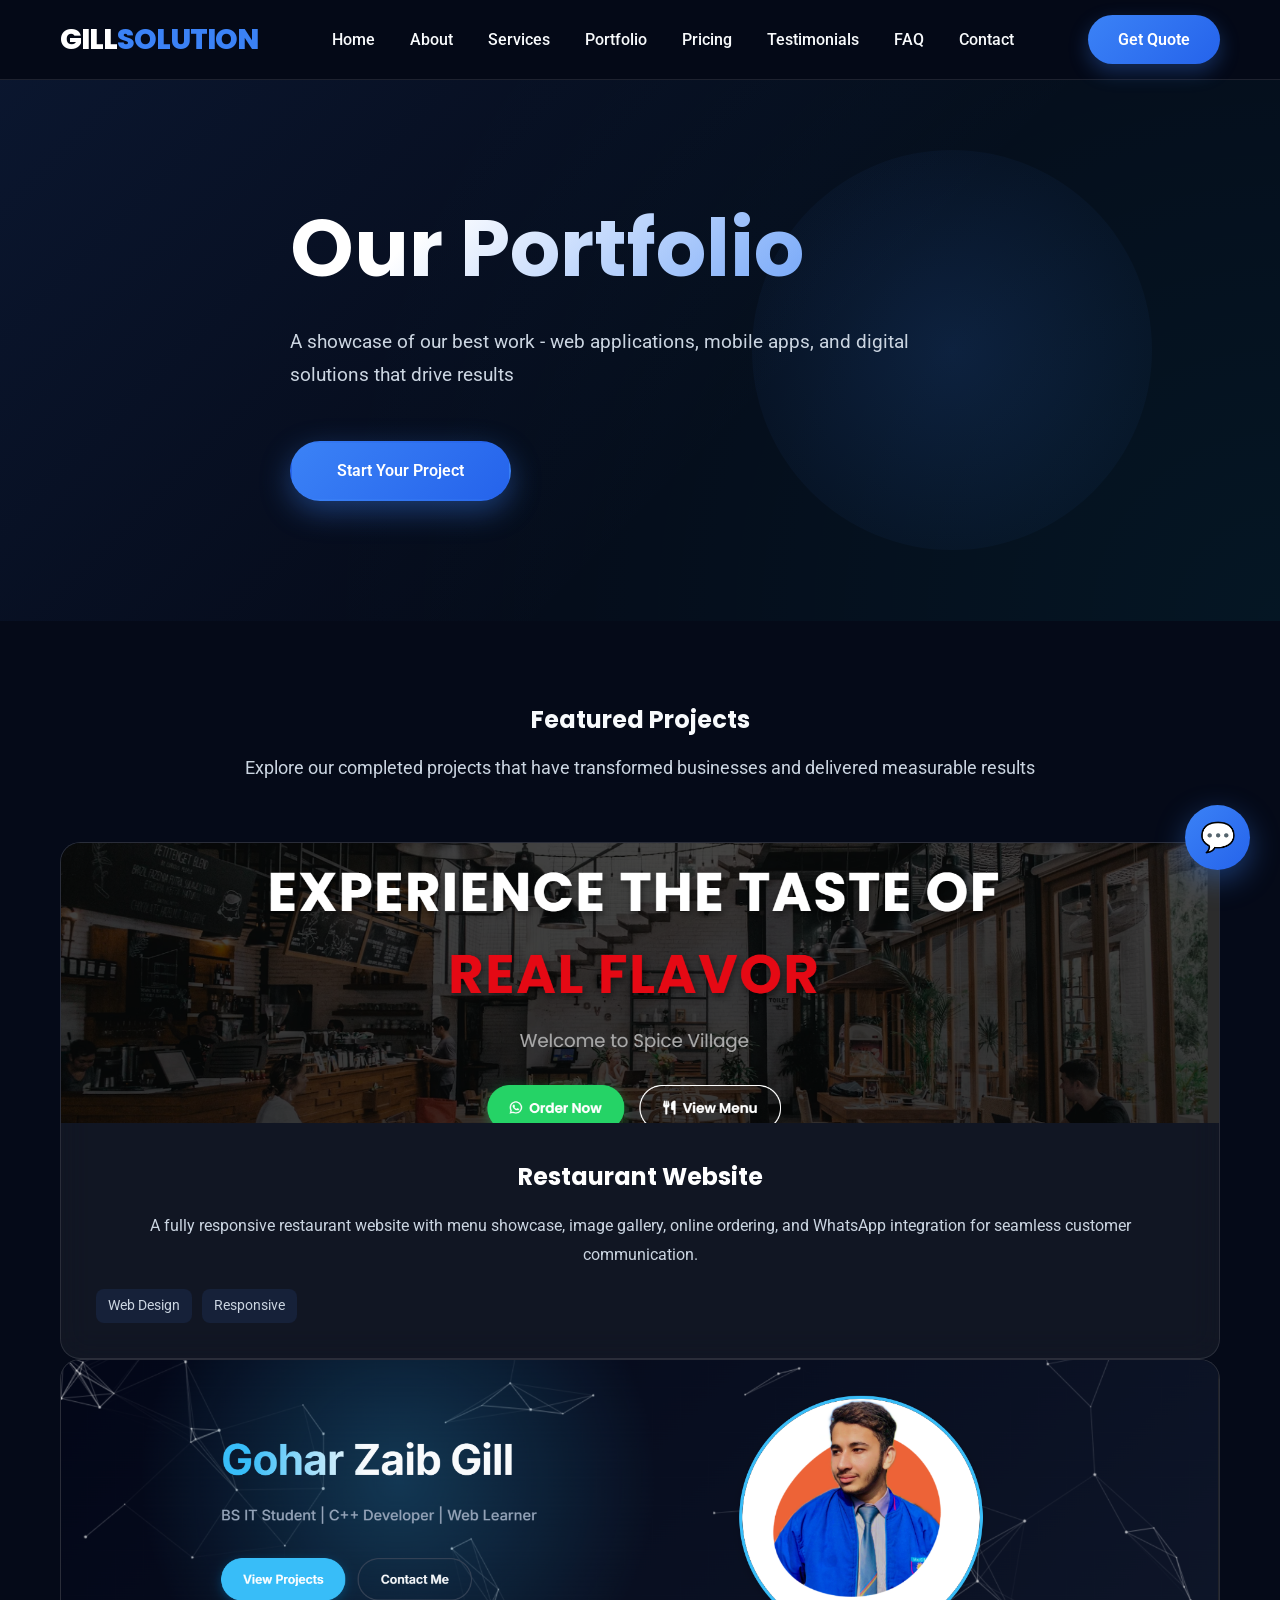
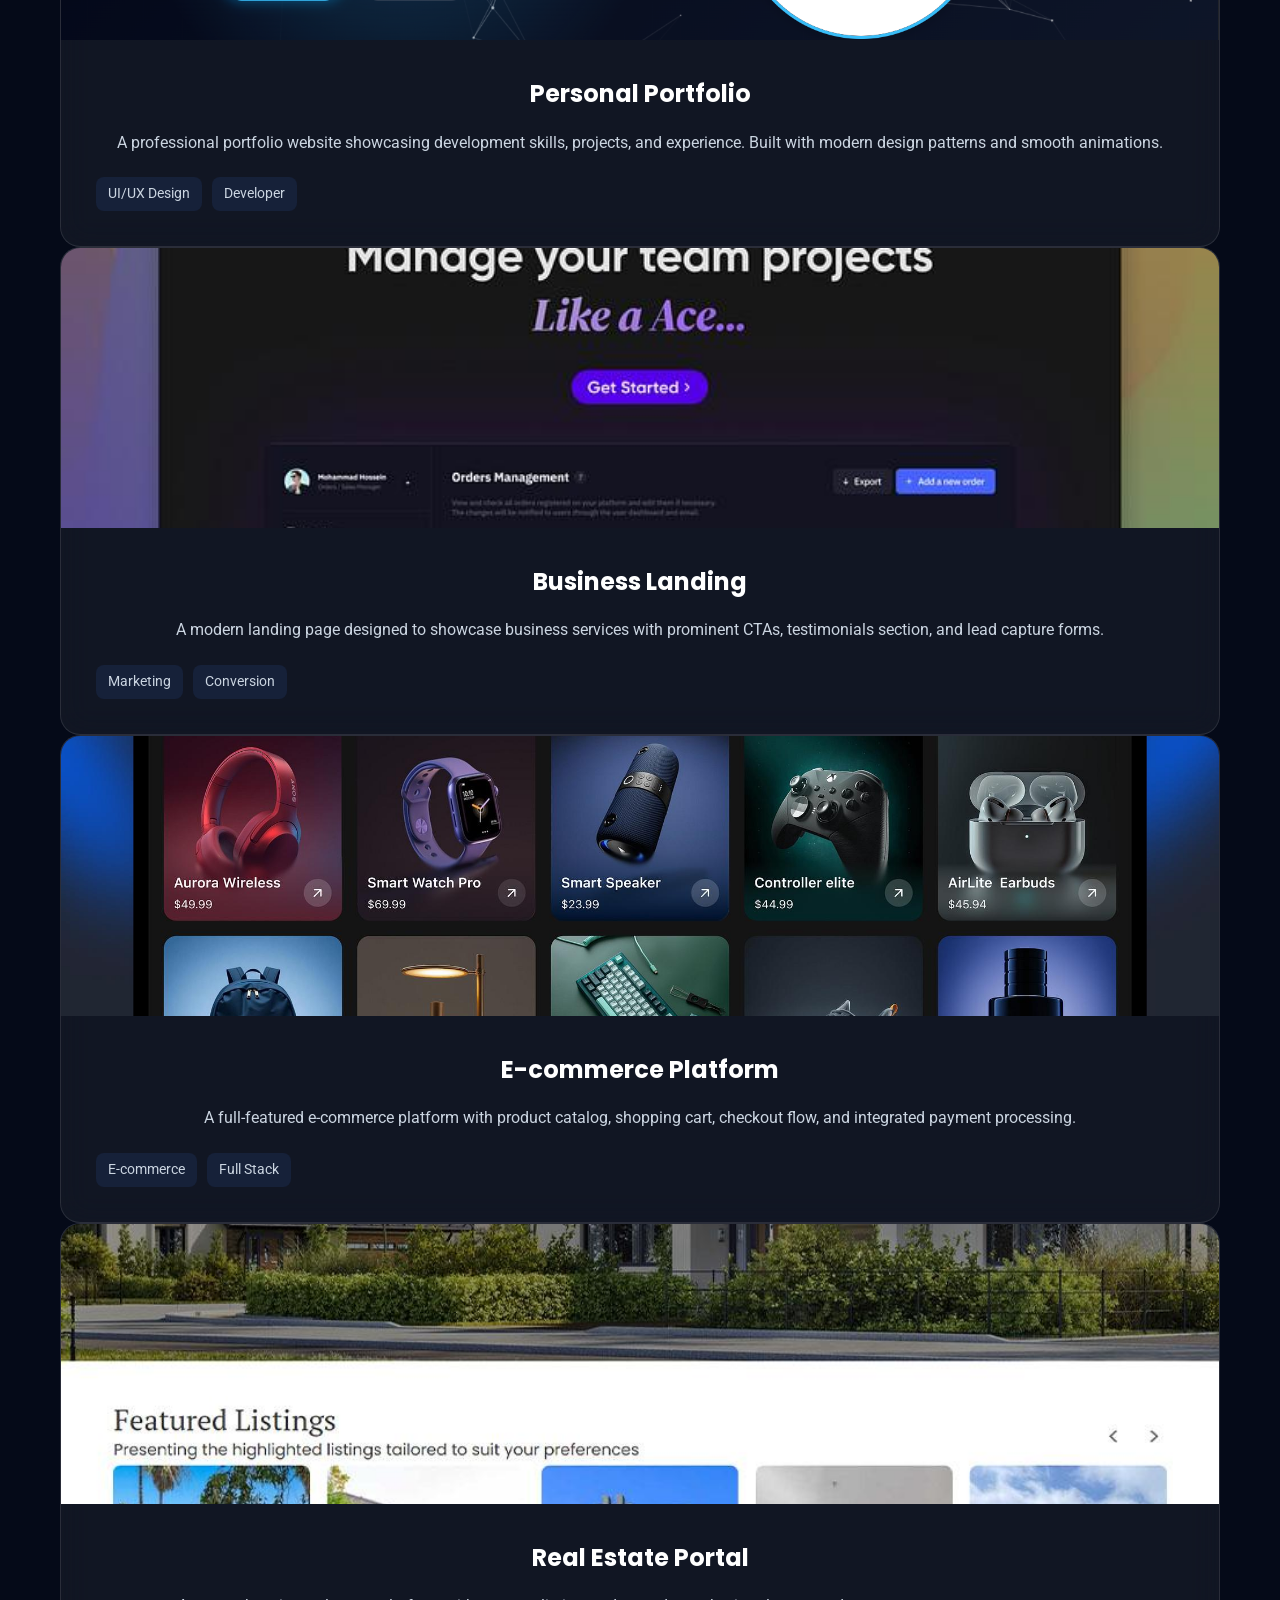
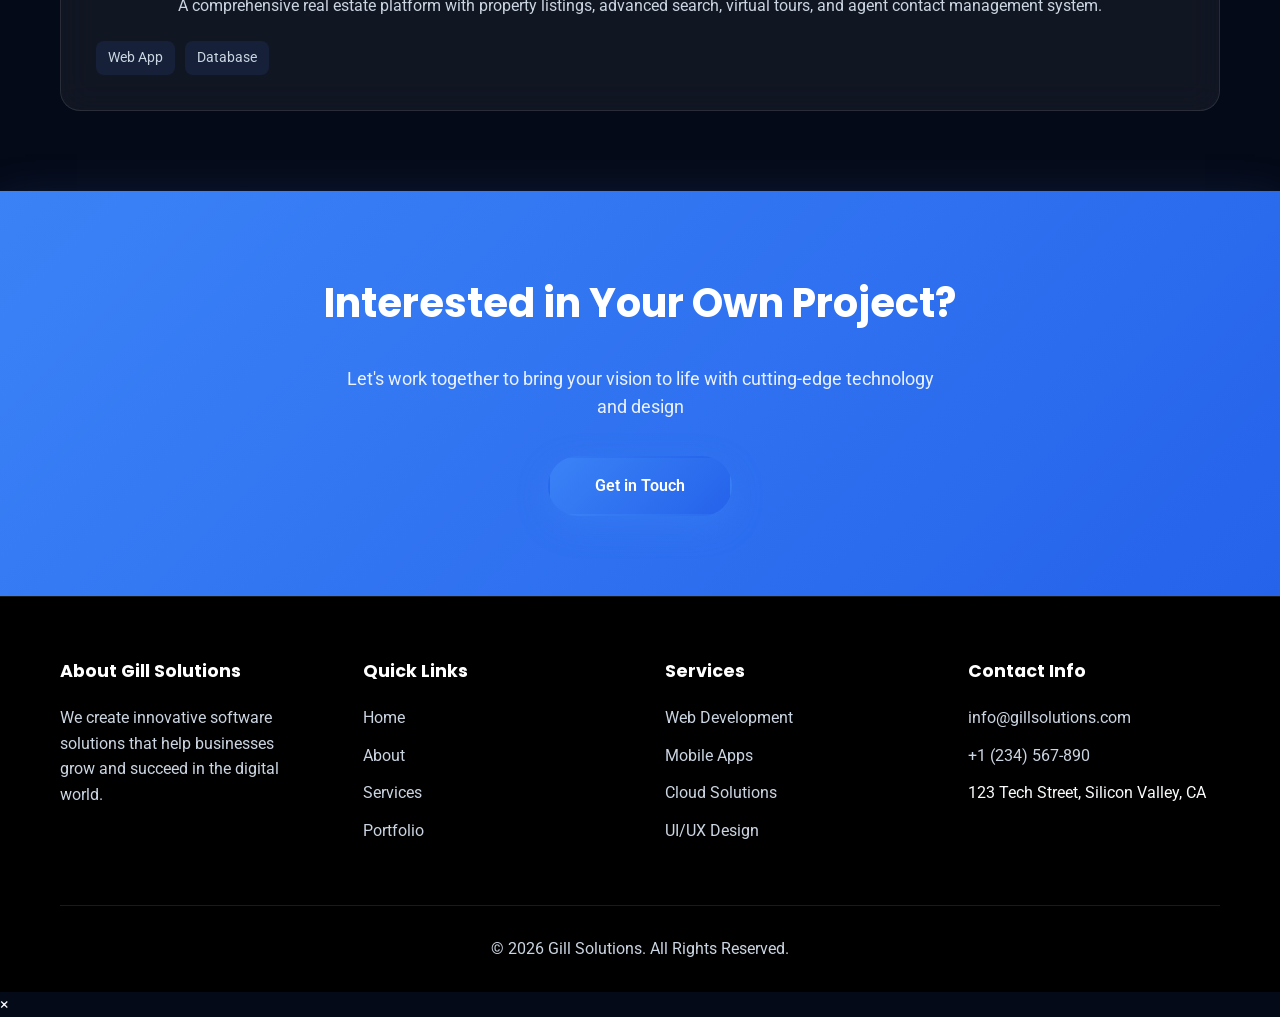
<file: portfolio.html>
<!DOCTYPE html>
<html lang="en">
<head>
    <meta charset="UTF-8">
    <meta name="viewport" content="width=device-width, initial-scale=1.0">
    <title>Portfolio | Gill Solutions - Software Projects</title>
    <meta name="description" content="Explore our portfolio of completed projects showcasing web development, mobile apps, and UI/UX designs.">
    <link rel="stylesheet" href="css/style.css">
    <link href="https://fonts.googleapis.com/css2?family=Roboto:wght@400;500;700&family=Poppins:wght@600;700;800&display=swap" rel="stylesheet">
    <style>
        .portfolio-filters {
            display: flex;
            justify-content: center;
            gap: 15px;
            margin-bottom: 50px;
        }

        .filter-btn {
            padding: 12px 30px;
            background: var(--glass);
            border: 1px solid var(--glass-border);
            border-radius: 50px;
            color: var(--text-light);
            cursor: pointer;
            font-weight: 600;
            transition: all 0.3s ease;
            backdrop-filter: blur(5px);
        }

        .filter-btn.active, .filter-btn:hover {
            background: var(--gradient);
            color: white;
            border-color: transparent;
            box-shadow: 0 10px 20px rgba(59, 130, 246, 0.3);
            transform: translateY(-2px);
        }

        .portfolio-grid {
            display: grid;
            grid-template-columns: repeat(auto-fit, minmax(380px, 1fr));
            gap: 40px;
            margin-top: 50px;
        }

        .portfolio-item {
            background: var(--glass);
            backdrop-filter: blur(10px);
            border: 1px solid var(--glass-border);
            border-radius: 24px;
            overflow: hidden;
            transition: all 0.4s cubic-bezier(0.175, 0.885, 0.32, 1.275);
            display: flex;
            flex-direction: column;
            position: relative;
        }

        .portfolio-item:hover {
            transform: translateY(-15px) scale(1.02);
            box-shadow: 0 30px 60px rgba(0, 0, 0, 0.4), 0 0 20px rgba(59, 130, 246, 0.2);
            border-color: var(--secondary);
        }

        .item-img {
            width: 100%;
            height: 280px;
            overflow: hidden;
            position: relative;
            background: #000;
        }

        .item-img::after {
            content: '';
            position: absolute;
            bottom: 0;
            left: 0;
            width: 100%;
            height: 40%;
            background: linear-gradient(to top, rgba(10, 15, 30, 0.8), transparent);
            pointer-events: none;
        }

        .item-img img {
            width: 100%;
            height: 100%;
            object-fit: cover;
            object-position: top;
            transition: transform 0.6s ease;
        }

        .portfolio-item:hover .item-img img {
            transform: scale(1.15);
        }

        .item-content {
            padding: 35px;
            flex-grow: 1;
            display: flex;
            flex-direction: column;
            gap: 20px;
        }

        .item-content h3 {
            font-size: 1.6rem;
            font-weight: 700;
            letter-spacing: -0.5px;
            color: var(--text-dark);
            margin: 0;
            background: linear-gradient(to right, #fff, var(--secondary));
            -webkit-background-clip: text;
            background-clip: text;
            -webkit-text-fill-color: transparent;
        }

        .item-content p {
            color: var(--text-light);
            font-size: 1rem;
            line-height: 1.7;
            margin: 0;
            opacity: 0.9;
        }

        .item-footer {
            margin-top: auto;
            padding-top: 10px;
        }

        .view-btn {
            display: inline-flex;
            align-items: center;
            gap: 8px;
            padding: 10px 25px;
            background: var(--gradient);
            color: white !important;
            border-radius: 50px;
            font-weight: 600;
            font-size: 0.9rem;
            transition: all 0.3s ease;
            box-shadow: 0 4px 15px rgba(59, 130, 246, 0.3);
        }

        .view-btn:hover {
            transform: translateX(5px);
            box-shadow: 0 8px 25px rgba(59, 130, 246, 0.5);
        }

        .portfolio-overlay {
            display: none; /* Removed in favor of content-below layout */
        }

        /* Future Projects Section */
        .future-projects {
            padding: 100px 0;
            background: rgba(10, 15, 30, 0.5);
            border-top: 1px solid var(--glass-border);
        }

        .future-grid {
            display: grid;
            grid-template-columns: repeat(auto-fit, minmax(320px, 1fr));
            gap: 30px;
            margin-top: 50px;
        }

        .future-card {
            background: rgba(255, 255, 255, 0.02);
            backdrop-filter: blur(15px);
            border: 1px solid rgba(255, 255, 255, 0.05);
            border-radius: 20px;
            padding: 35px;
            text-align: left;
            transition: all 0.4s ease;
            filter: grayscale(0.8);
            opacity: 0.5;
            position: relative;
            overflow: hidden;
            cursor: default;
        }

        .future-card:hover {
            transform: translateY(-8px);
            background: rgba(255, 255, 255, 0.04);
            opacity: 0.8;
            filter: grayscale(0.5);
        }

        .future-card h3 {
            font-size: 1.3rem;
            margin-bottom: 12px;
            color: var(--text-dark);
            display: flex;
            align-items: center;
            gap: 12px;
        }

        .future-card p {
            color: var(--text-light);
            font-size: 0.9rem;
            line-height: 1.6;
            margin-bottom: 25px;
        }

        .badge-coming-soon {
            display: inline-block;
            padding: 6px 18px;
            background: rgba(59, 130, 246, 0.08);
            color: var(--secondary);
            border: 1px solid rgba(59, 130, 246, 0.2);
            border-radius: 50px;
            font-size: 0.75rem;
            font-weight: 700;
            text-transform: uppercase;
            letter-spacing: 1px;
        }

        @keyframes float-icon {
            0% { transform: translateY(0px) rotate(0deg); }
            50% { transform: translateY(-10px) rotate(3deg); }
            100% { transform: translateY(0px) rotate(0deg); }
        }

        .app-icon {
            display: inline-flex;
            align-items: center;
            justify-content: center;
            width: 70px;
            height: 70px;
            background: linear-gradient(135deg, rgba(59, 130, 246, 0.1), rgba(0, 247, 255, 0.05));
            border: 1px solid rgba(59, 130, 246, 0.2);
            border-radius: 20px;
            color: var(--secondary);
            font-size: 2rem;
            margin-bottom: 25px;
            transition: all 0.4s cubic-bezier(0.175, 0.885, 0.32, 1.275);
            animation: float-icon 5s ease-in-out infinite;
            box-shadow: 0 10px 20px rgba(0, 0, 0, 0.2);
            opacity: 0.6;
        }

        .future-card:nth-child(even) .app-icon {
            animation-delay: 1.5s;
        }

        .future-card:hover .app-icon {
            background: var(--gradient);
            color: white;
            transform: scale(1.15) rotate(8deg);
            border-color: transparent;
            box-shadow: 0 15px 30px rgba(59, 130, 246, 0.4);
            opacity: 1;
        }
    </style>
</head>
<body>

    <!-- Header -->
    <header>
        <div class="container header-container">
            <div class="logo">GILL<span>SOLUTION</span></div>
            <nav>
                <ul class="nav-links">
                    <li><a href="index.html">Home</a></li>
                    <li><a href="about.html">About</a></li>
                    <li><a href="services.html">Services</a></li>
                    <li><a href="portfolio.html">Portfolio</a></li>
                    <li><a href="pricing.html">Pricing</a></li>
                    <li><a href="testimonials.html">Testimonials</a></li>
                    <li><a href="faq.html">FAQ</a></li>
                    <li><a href="contact.html">Contact</a></li>
                </ul>
                <div class="hamburger">
                    <span></span>
                    <span></span>
                    <span></span>
                </div>
            </nav>
            <a href="contact.html" class="cta-btn">Get Quote</a>
        </div>
    </header>

    <!-- Portfolio Hero -->
    <section class="hero" style="min-height: 60vh;">
        <div class="container">
            <div class="hero-content fade-in">
                <h1>Our Portfolio</h1>
                <p>A showcase of our best work - web applications, mobile apps, and digital solutions that drive results</p>
                <div class="hero-buttons">
                    <a href="contact.html" class="btn btn-primary">Start Your Project</a>
                </div>
            </div>
        </div>
    </section>

    <!-- Portfolio Items -->
    <section class="services" style="padding: 80px 0;">
        <div class="container">
            <div style="text-align: center; margin-bottom: 60px;">
                <h2>Featured Projects</h2>
                <p style="font-size: 1.1rem; color: var(--text-light); margin-top: 15px;">Explore our completed projects that have transformed businesses and delivered measurable results</p>
            </div>
            
            <div class="grid-2 stagger-child" style="gap: 40px;">
                <!-- Project 1 -->
                <div class="service-card" style="padding: 0; overflow: hidden; display: flex; flex-direction: column;">
                    <div style="height: 280px; overflow: hidden; background: #1a1a2e;">
                        <img src="Screenshot%202026-03-25%20111342.png" alt="Restaurant Website" style="width: 100%; height: 100%; object-fit: cover;">
                    </div>
                    <div style="padding: 35px; flex-grow: 1; display: flex; flex-direction: column;">
                        <h3 style="margin-bottom: 15px;">Restaurant Website</h3>
                        <p style="margin-bottom: 20px; flex-grow: 1;">A fully responsive restaurant website with menu showcase, image gallery, online ordering, and WhatsApp integration for seamless customer communication.</p>
                        <div style="display: flex; gap: 10px; flex-wrap: wrap;">
                            <span style="padding: 6px 12px; background: rgba(59, 130, 246, 0.1); border-radius: 8px; font-size: 0.85rem; color: var(--text-light);">Web Design</span>
                            <span style="padding: 6px 12px; background: rgba(59, 130, 246, 0.1); border-radius: 8px; font-size: 0.85rem; color: var(--text-light);">Responsive</span>
                        </div>
                    </div>
                </div>

                <!-- Project 2 -->
                <div class="service-card" style="padding: 0; overflow: hidden; display: flex; flex-direction: column;">
                    <div style="height: 280px; overflow: hidden; background: #1a1a2e;">
                        <img src="Screenshot%202026-03-25%20111420.png" alt="Portfolio Website" style="width: 100%; height: 100%; object-fit: cover;">
                    </div>
                    <div style="padding: 35px; flex-grow: 1; display: flex; flex-direction: column;">
                        <h3 style="margin-bottom: 15px;">Personal Portfolio</h3>
                        <p style="margin-bottom: 20px; flex-grow: 1;">A professional portfolio website showcasing development skills, projects, and experience. Built with modern design patterns and smooth animations.</p>
                        <div style="display: flex; gap: 10px; flex-wrap: wrap;">
                            <span style="padding: 6px 12px; background: rgba(59, 130, 246, 0.1); border-radius: 8px; font-size: 0.85rem; color: var(--text-light);">UI/UX Design</span>
                            <span style="padding: 6px 12px; background: rgba(59, 130, 246, 0.1); border-radius: 8px; font-size: 0.85rem; color: var(--text-light);">Developer</span>
                        </div>
                    </div>
                </div>

                <!-- Project 3 -->
                <div class="service-card" style="padding: 0; overflow: hidden; display: flex; flex-direction: column;">
                    <div style="height: 280px; overflow: hidden; background: #1a1a2e;">
                        <img src="9WEFndQziSCoQGcHZS4o1qpzKqGviJtSvQ6Bf5L_hYz7k8c-mvzzw26-Ls869-RrUov0jju0ZvPtU1Sc1_OPKI3ZXkZCeBV-zEfNXojIjEXrZxieBrfeulQ1DjBlpe55kNfGw0Ht7kJ2TQZ5ZxfIGuQj6tW3Wh3nY7NXkuYXfYA_l5y1qFaqjMs9cB2-zg9W.jfif" alt="Business Landing" style="width: 100%; height: 100%; object-fit: cover;">
                    </div>
                    <div style="padding: 35px; flex-grow: 1; display: flex; flex-direction: column;">
                        <h3 style="margin-bottom: 15px;">Business Landing</h3>
                        <p style="margin-bottom: 20px; flex-grow: 1;">A modern landing page designed to showcase business services with prominent CTAs, testimonials section, and lead capture forms.</p>
                        <div style="display: flex; gap: 10px; flex-wrap: wrap;">
                            <span style="padding: 6px 12px; background: rgba(59, 130, 246, 0.1); border-radius: 8px; font-size: 0.85rem; color: var(--text-light);">Marketing</span>
                            <span style="padding: 6px 12px; background: rgba(59, 130, 246, 0.1); border-radius: 8px; font-size: 0.85rem; color: var(--text-light);">Conversion</span>
                        </div>
                    </div>
                </div>

                <!-- Project 4 -->
                <div class="service-card" style="padding: 0; overflow: hidden; display: flex; flex-direction: column;">
                    <div style="height: 280px; overflow: hidden; background: #1a1a2e;">
                        <img src="MROV14Y--deJhjdYl2QYLSX7n-0ZFiRw0yX2D_r-fEuYgTF4Vn3g5vqt58CNvMwRN7IF4iZuFIoXs3HquHehTJ2Nsx_QCubx9mPMHrGJiKCvetaFcYswPY6fbrIlaM52hSxcRnsjYWoMwMdNONRdc4MyUthwEVeGfOio6-TQNIGV6xgcr62KI3g-wF_xfV5q.jfif" alt="E-commerce" style="width: 100%; height: 100%; object-fit: cover;">
                    </div>
                    <div style="padding: 35px; flex-grow: 1; display: flex; flex-direction: column;">
                        <h3 style="margin-bottom: 15px;">E-commerce Platform</h3>
                        <p style="margin-bottom: 20px; flex-grow: 1;">A full-featured e-commerce platform with product catalog, shopping cart, checkout flow, and integrated payment processing.</p>
                        <div style="display: flex; gap: 10px; flex-wrap: wrap;">
                            <span style="padding: 6px 12px; background: rgba(59, 130, 246, 0.1); border-radius: 8px; font-size: 0.85rem; color: var(--text-light);">E-commerce</span>
                            <span style="padding: 6px 12px; background: rgba(59, 130, 246, 0.1); border-radius: 8px; font-size: 0.85rem; color: var(--text-light);">Full Stack</span>
                        </div>
                    </div>
                </div>

                <!-- Project 5 -->
                <div class="service-card" style="padding: 0; overflow: hidden; display: flex; flex-direction: column;">
                    <div style="height: 280px; overflow: hidden; background: #1a1a2e;">
                        <img src="UfKgjeMRlPt04o7mv9BGuWgRcZlnGBIo0YV_v9_q50wWKGCf8WQfoGb_eXK-RBgIj2mQElZxdvopdHR5-OqA2eVFjjSuiwMpDEYn6oHBaPAo46H12MQg9f2acaTCJfVS_bkp6l7ULZgif1lfvm42ejRFSw2cvsddykAr0TEa8VcwRIN9U1TxGHUdVGXayGln.jfif" alt="Real Estate" style="width: 100%; height: 100%; object-fit: cover;">
                    </div>
                    <div style="padding: 35px; flex-grow: 1; display: flex; flex-direction: column;">
                        <h3 style="margin-bottom: 15px;">Real Estate Portal</h3>
                        <p style="margin-bottom: 20px; flex-grow: 1;">A comprehensive real estate platform with property listings, advanced search, virtual tours, and agent contact management system.</p>
                        <div style="display: flex; gap: 10px; flex-wrap: wrap;">
                            <span style="padding: 6px 12px; background: rgba(59, 130, 246, 0.1); border-radius: 8px; font-size: 0.85rem; color: var(--text-light);">Web App</span>
                            <span style="padding: 6px 12px; background: rgba(59, 130, 246, 0.1); border-radius: 8px; font-size: 0.85rem; color: var(--text-light);">Database</span>
                        </div>
                    </div>
                </div>
            </div>
        </div>
    </section>

    <!-- CTA Banner -->
    <section class="cta-banner">
        <div class="container">
            <h2>Interested in Your Own Project?</h2>
            <p>Let's work together to bring your vision to life with cutting-edge technology and design</p>
            <a href="contact.html" class="btn btn-primary">Get in Touch</a>
        </div>
    </section>

    <!-- Footer -->
    <footer>
        <div class="container">
            <div class="footer-content">
                <div class="footer-col">
                    <h4>About Gill Solutions</h4>
                    <p style="color: var(--text-light); margin-top: 15px;">We create innovative software solutions that help businesses grow and succeed in the digital world.</p>
                </div>
                <div class="footer-col">
                    <h4>Quick Links</h4>
                    <ul>
                        <li><a href="index.html">Home</a></li>
                        <li><a href="about.html">About</a></li>
                        <li><a href="services.html">Services</a></li>
                        <li><a href="portfolio.html">Portfolio</a></li>
                    </ul>
                </div>
                <div class="footer-col">
                    <h4>Services</h4>
                    <ul>
                        <li><a href="">Web Development</a></li>
                        <li><a href="">Mobile Apps</a></li>
                        <li><a href="">Cloud Solutions</a></li>
                        <li><a href="">UI/UX Design</a></li>
                    </ul>
                </div>
                <div class="footer-col">
                    <h4>Contact Info</h4>
                    <ul>
                        <li><a href="mailto:info@gillsolutions.com">info@gillsolutions.com</a></li>
                        <li><a href="tel:+1234567890">+1 (234) 567-890</a></li>
                        <li>123 Tech Street, Silicon Valley, CA</li>
                    </ul>
                </div>
            </div>
            <div class="footer-bottom">
                <p>&copy; 2026 Gill Solutions. All Rights Reserved.</p>
            </div>
        </div>
    </footer>

    <!-- Floating Buttons -->
    <a href="https://wa.me/1234567890" class="whatsapp-float" target="_blank">💬</a>
    <button id="scrollTopBtn" class="scroll-to-top">↑</button>

    <script src="js/main.js"></script>
</body>
</html>
</file>
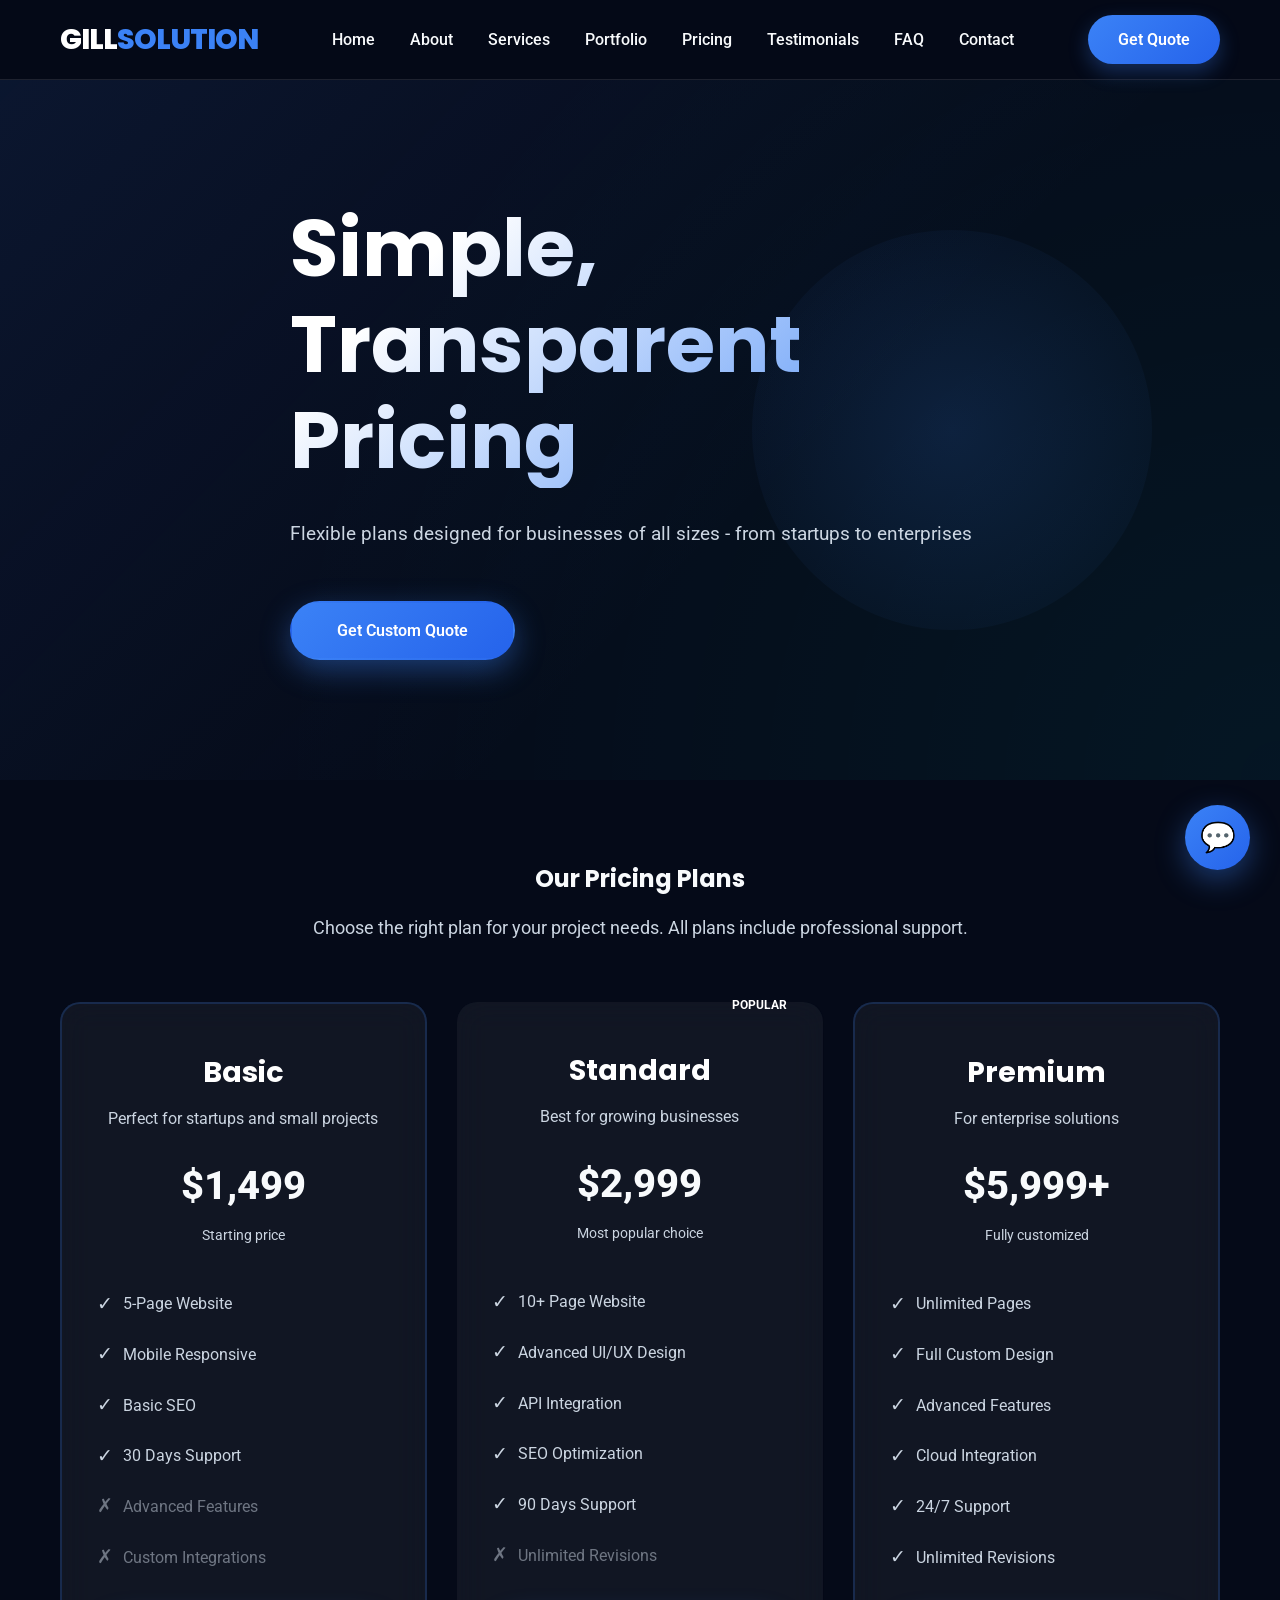
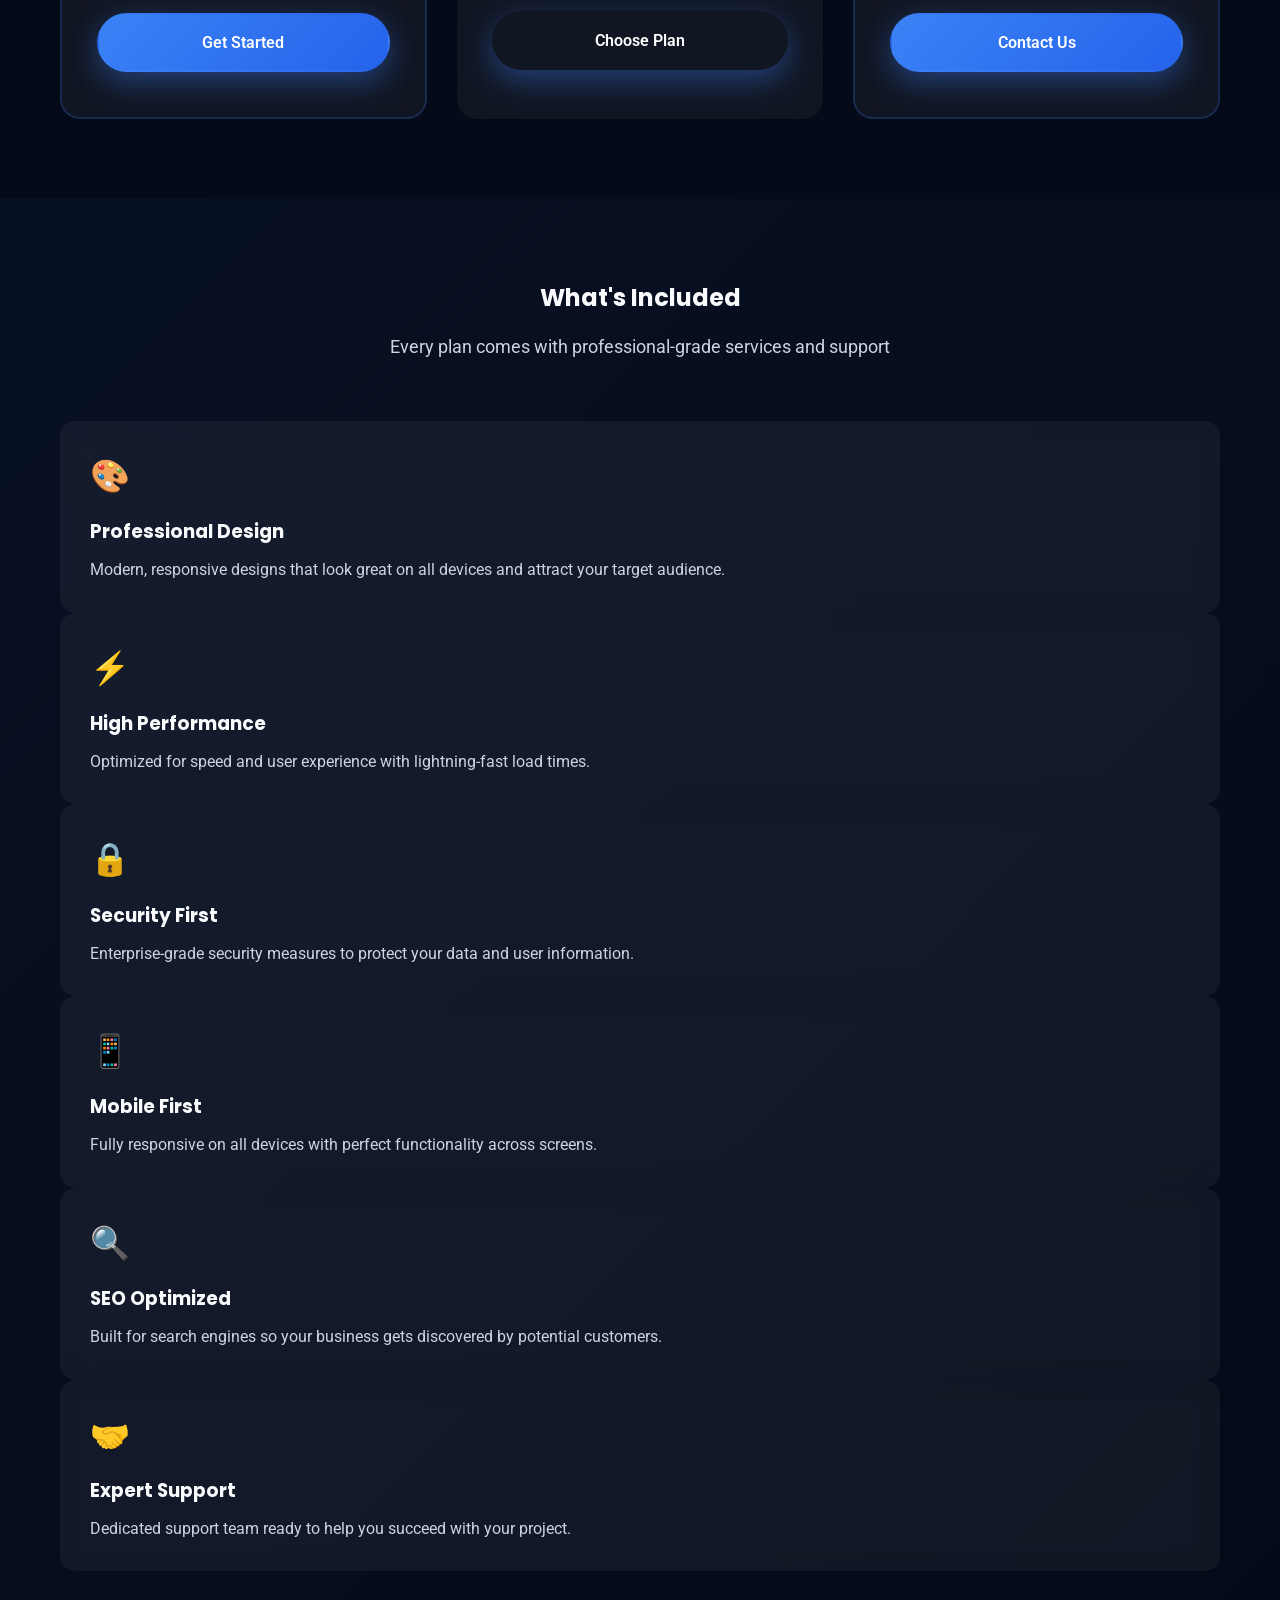
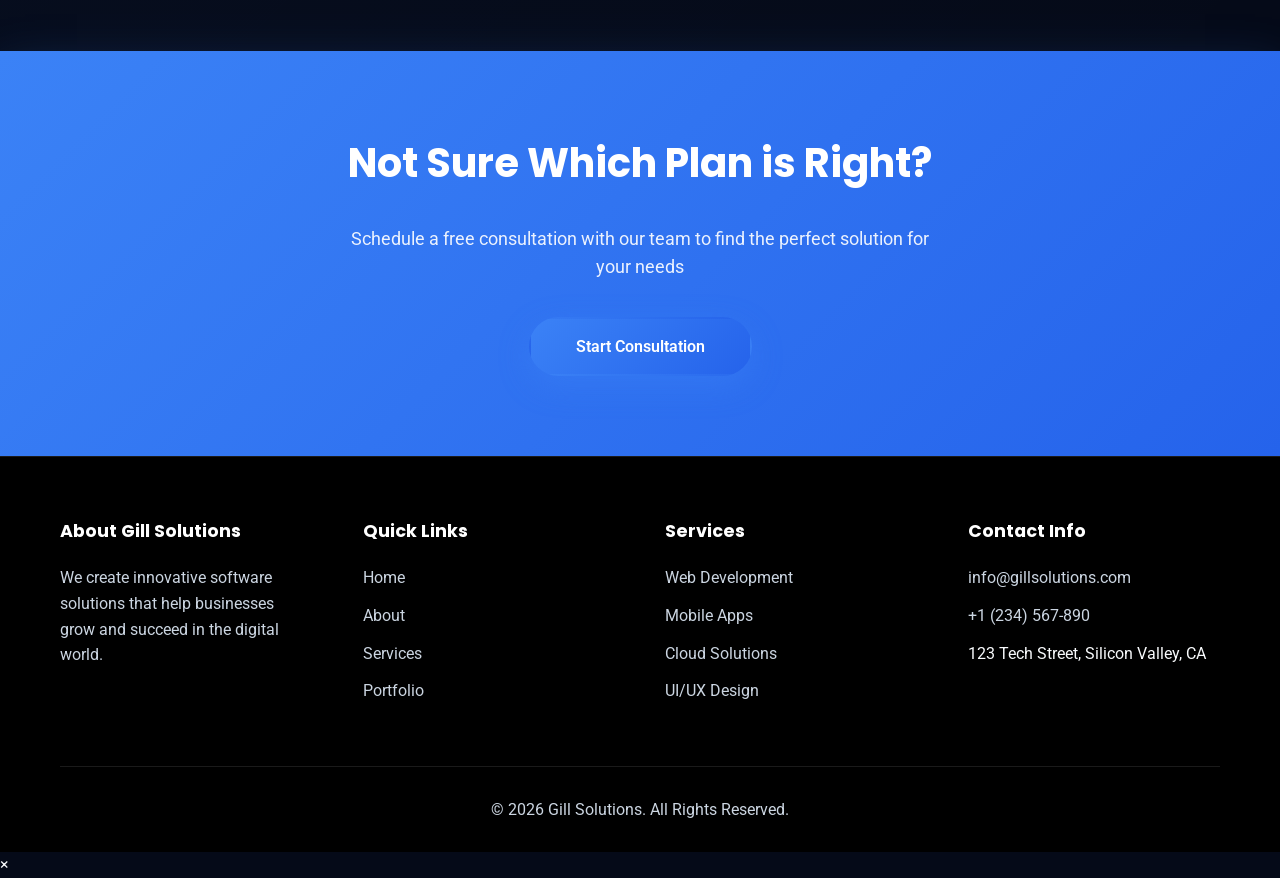
<file: pricing.html>
<!DOCTYPE html>
<html lang="en">
<head>
    <meta charset="UTF-8">
    <meta name="viewport" content="width=device-width, initial-scale=1.0">
    <title>Pricing | Gill Solutions - Web & Mobile Development</title>
    <meta name="description" content="Flexible pricing plans for web development, mobile apps, and custom software solutions.">
    <link rel="stylesheet" href="css/style.css">
    <link href="https://fonts.googleapis.com/css2?family=Roboto:wght@400;500;700&family=Poppins:wght@600;700;800&display=swap" rel="stylesheet">
</head>
<body>

    <!-- Header -->
    <header>
        <div class="container header-container">
            <div class="logo">GILL<span>SOLUTION</span></div>
            <nav>
                <ul class="nav-links">
                    <li><a href="index.html">Home</a></li>
                    <li><a href="about.html">About</a></li>
                    <li><a href="services.html">Services</a></li>
                    <li><a href="portfolio.html">Portfolio</a></li>
                    <li><a href="pricing.html">Pricing</a></li>
                    <li><a href="testimonials.html">Testimonials</a></li>
                    <li><a href="faq.html">FAQ</a></li>
                    <li><a href="contact.html">Contact</a></li>
                </ul>
                <div class="hamburger">
                    <span></span>
                    <span></span>
                    <span></span>
                </div>
            </nav>
            <a href="contact.html" class="cta-btn">Get Quote</a>
        </div>
    </header>

    <!-- Pricing Hero -->
    <section class="hero" style="min-height: 60vh;">
        <div class="container">
            <div class="hero-content fade-in">
                <h1>Simple, Transparent Pricing</h1>
                <p>Flexible plans designed for businesses of all sizes - from startups to enterprises</p>
                <div class="hero-buttons">
                    <a href="contact.html" class="btn btn-primary">Get Custom Quote</a>
                </div>
            </div>
        </div>
    </section>

    <!-- Pricing Tables -->
    <section style="padding: 80px 0;">
        <div class="container">
            <div style="text-align: center; margin-bottom: 60px;">
                <h2>Our Pricing Plans</h2>
                <p style="font-size: 1.1rem; color: var(--text-light); margin-top: 15px;">Choose the right plan for your project needs. All plans include professional support.</p>
            </div>
            
            <div class="grid-3 stagger-child" style="gap: 30px;">
                <!-- Basic Plan -->
                <div class="service-card" style="border: 2px solid rgba(59, 130, 246, 0.2); position: relative;">
                    <div style="margin-bottom: 20px;">
                        <h3 style="font-size: 1.8rem; margin-bottom: 10px;">Basic</h3>
                        <p style="color: var(--text-light); margin-bottom: 20px;">Perfect for startups and small projects</p>
                        <div style="font-size: 2.5rem; font-weight: 800; color: var(--primary); margin-bottom: 5px;">$1,499</div>
                        <p style="color: var(--text-light); font-size: 0.9rem;">Starting price</p>
                    </div>
                    <ul style="list-style: none; padding: 0; margin: 30px 0; flex-grow: 1;">
                        <li style="padding: 10px 0; color: var(--text-light); display: flex; align-items: center;">
                            <span style="color: var(--secondary); margin-right: 10px; font-size: 1.2rem;">✓</span> 5-Page Website
                        </li>
                        <li style="padding: 10px 0; color: var(--text-light); display: flex; align-items: center;">
                            <span style="color: var(--secondary); margin-right: 10px; font-size: 1.2rem;">✓</span> Mobile Responsive
                        </li>
                        <li style="padding: 10px 0; color: var(--text-light); display: flex; align-items: center;">
                            <span style="color: var(--secondary); margin-right: 10px; font-size: 1.2rem;">✓</span> Basic SEO
                        </li>
                        <li style="padding: 10px 0; color: var(--text-light); display: flex; align-items: center;">
                            <span style="color: var(--secondary); margin-right: 10px; font-size: 1.2rem;">✓</span> 30 Days Support
                        </li>
                        <li style="padding: 10px 0; color: var(--text-light); display: flex; align-items: center;">
                            <span style="color: var(--text-light); margin-right: 10px; font-size: 1.2rem; opacity: 0.5;">✗</span> <span style="opacity: 0.5;">Advanced Features</span>
                        </li>
                        <li style="padding: 10px 0; color: var(--text-light); display: flex; align-items: center;">
                            <span style="color: var(--text-light); margin-right: 10px; font-size: 1.2rem; opacity: 0.5;">✗</span> <span style="opacity: 0.5;">Custom Integrations</span>
                        </li>
                    </ul>
                    <a href="contact.html" class="btn btn-primary" style="width: 100%; text-align: center;">Get Started</a>
                </div>

                <!-- Standard Plan (Featured) -->
                <div class="service-card" style="border: 2px solid var(--secondary); position: relative; transform: scale(1.05);">
                    <div style="position: absolute; top: -12px; right: 20px; background: linear-gradient(135deg, var(--primary), var(--secondary)); color: white; padding: 6px 16px; border-radius: 20px; font-size: 0.75rem; font-weight: 700; text-transform: uppercase;">Popular</div>
                    <div style="margin-bottom: 20px;">
                        <h3 style="font-size: 1.8rem; margin-bottom: 10px;">Standard</h3>
                        <p style="color: var(--text-light); margin-bottom: 20px;">Best for growing businesses</p>
                        <div style="font-size: 2.5rem; font-weight: 800; color: var(--secondary); margin-bottom: 5px;">$2,999</div>
                        <p style="color: var(--text-light); font-size: 0.9rem;">Most popular choice</p>
                    </div>
                    <ul style="list-style: none; padding: 0; margin: 30px 0; flex-grow: 1;">
                        <li style="padding: 10px 0; color: var(--text-light); display: flex; align-items: center;">
                            <span style="color: var(--secondary); margin-right: 10px; font-size: 1.2rem;">✓</span> 10+ Page Website
                        </li>
                        <li style="padding: 10px 0; color: var(--text-light); display: flex; align-items: center;">
                            <span style="color: var(--secondary); margin-right: 10px; font-size: 1.2rem;">✓</span> Advanced UI/UX Design
                        </li>
                        <li style="padding: 10px 0; color: var(--text-light); display: flex; align-items: center;">
                            <span style="color: var(--secondary); margin-right: 10px; font-size: 1.2rem;">✓</span> API Integration
                        </li>
                        <li style="padding: 10px 0; color: var(--text-light); display: flex; align-items: center;">
                            <span style="color: var(--secondary); margin-right: 10px; font-size: 1.2rem;">✓</span> SEO Optimization
                        </li>
                        <li style="padding: 10px 0; color: var(--text-light); display: flex; align-items: center;">
                            <span style="color: var(--secondary); margin-right: 10px; font-size: 1.2rem;">✓</span> 90 Days Support
                        </li>
                        <li style="padding: 10px 0; color: var(--text-light); display: flex; align-items: center;">
                            <span style="color: var(--text-light); margin-right: 10px; font-size: 1.2rem; opacity: 0.5;">✗</span> <span style="opacity: 0.5;">Unlimited Revisions</span>
                        </li>
                    </ul>
                    <a href="contact.html" class="btn btn-primary" style="width: 100%; text-align: center; background: linear-gradient(135deg, var(--primary), var(--secondary));">Choose Plan</a>
                </div>

                <!-- Premium Plan -->
                <div class="service-card" style="border: 2px solid rgba(59, 130, 246, 0.2); position: relative;">
                    <div style="margin-bottom: 20px;">
                        <h3 style="font-size: 1.8rem; margin-bottom: 10px;">Premium</h3>
                        <p style="color: var(--text-light); margin-bottom: 20px;">For enterprise solutions</p>
                        <div style="font-size: 2.5rem; font-weight: 800; color: var(--primary); margin-bottom: 5px;">$5,999+</div>
                        <p style="color: var(--text-light); font-size: 0.9rem;">Fully customized</p>
                    </div>
                    <ul style="list-style: none; padding: 0; margin: 30px 0; flex-grow: 1;">
                        <li style="padding: 10px 0; color: var(--text-light); display: flex; align-items: center;">
                            <span style="color: var(--secondary); margin-right: 10px; font-size: 1.2rem;">✓</span> Unlimited Pages
                        </li>
                        <li style="padding: 10px 0; color: var(--text-light); display: flex; align-items: center;">
                            <span style="color: var(--secondary); margin-right: 10px; font-size: 1.2rem;">✓</span> Full Custom Design
                        </li>
                        <li style="padding: 10px 0; color: var(--text-light); display: flex; align-items: center;">
                            <span style="color: var(--secondary); margin-right: 10px; font-size: 1.2rem;">✓</span> Advanced Features
                        </li>
                        <li style="padding: 10px 0; color: var(--text-light); display: flex; align-items: center;">
                            <span style="color: var(--secondary); margin-right: 10px; font-size: 1.2rem;">✓</span> Cloud Integration
                        </li>
                        <li style="padding: 10px 0; color: var(--text-light); display: flex; align-items: center;">
                            <span style="color: var(--secondary); margin-right: 10px; font-size: 1.2rem;">✓</span> 24/7 Support
                        </li>
                        <li style="padding: 10px 0; color: var(--text-light); display: flex; align-items: center;">
                            <span style="color: var(--secondary); margin-right: 10px; font-size: 1.2rem;">✓</span> Unlimited Revisions
                        </li>
                    </ul>
                    <a href="contact.html" class="btn btn-primary" style="width: 100%; text-align: center;">Contact Us</a>
                </div>
            </div>
        </div>
    </section>

    <!-- What's Included -->
    <section style="background: linear-gradient(135deg, rgba(59, 130, 246, 0.05) 0%, transparent 100%); padding: 80px 0;">
        <div class="container">
            <div style="text-align: center; margin-bottom: 60px;">
                <h2>What's Included</h2>
                <p style="font-size: 1.1rem; color: var(--text-light); margin-top: 15px;">Every plan comes with professional-grade services and support</p>
            </div>
            
            <div class="grid-2" style="gap: 40px;">
                <div style="background: rgba(255, 255, 255, 0.05); padding: 30px; border-radius: 15px; backdrop-filter: blur(10px);">
                    <div style="font-size: 2rem; margin-bottom: 15px;">🎨</div>
                    <h3 style="margin-bottom: 10px;">Professional Design</h3>
                    <p style="color: var(--text-light);">Modern, responsive designs that look great on all devices and attract your target audience.</p>
                </div>
                <div style="background: rgba(255, 255, 255, 0.05); padding: 30px; border-radius: 15px; backdrop-filter: blur(10px);">
                    <div style="font-size: 2rem; margin-bottom: 15px;">⚡</div>
                    <h3 style="margin-bottom: 10px;">High Performance</h3>
                    <p style="color: var(--text-light);">Optimized for speed and user experience with lightning-fast load times.</p>
                </div>
                <div style="background: rgba(255, 255, 255, 0.05); padding: 30px; border-radius: 15px; backdrop-filter: blur(10px);">
                    <div style="font-size: 2rem; margin-bottom: 15px;">🔒</div>
                    <h3 style="margin-bottom: 10px;">Security First</h3>
                    <p style="color: var(--text-light);">Enterprise-grade security measures to protect your data and user information.</p>
                </div>
                <div style="background: rgba(255, 255, 255, 0.05); padding: 30px; border-radius: 15px; backdrop-filter: blur(10px);">
                    <div style="font-size: 2rem; margin-bottom: 15px;">📱</div>
                    <h3 style="margin-bottom: 10px;">Mobile First</h3>
                    <p style="color: var(--text-light);">Fully responsive on all devices with perfect functionality across screens.</p>
                </div>
                <div style="background: rgba(255, 255, 255, 0.05); padding: 30px; border-radius: 15px; backdrop-filter: blur(10px);">
                    <div style="font-size: 2rem; margin-bottom: 15px;">🔍</div>
                    <h3 style="margin-bottom: 10px;">SEO Optimized</h3>
                    <p style="color: var(--text-light);">Built for search engines so your business gets discovered by potential customers.</p>
                </div>
                <div style="background: rgba(255, 255, 255, 0.05); padding: 30px; border-radius: 15px; backdrop-filter: blur(10px);">
                    <div style="font-size: 2rem; margin-bottom: 15px;">🤝</div>
                    <h3 style="margin-bottom: 10px;">Expert Support</h3>
                    <p style="color: var(--text-light);">Dedicated support team ready to help you succeed with your project.</p>
                </div>
            </div>
        </div>
    </section>

    <!-- CTA Banner -->
    <section class="cta-banner">
        <div class="container">
            <h2>Not Sure Which Plan is Right?</h2>
            <p>Schedule a free consultation with our team to find the perfect solution for your needs</p>
            <a href="contact.html" class="btn btn-primary">Start Consultation</a>
        </div>
    </section>

    <!-- Footer -->
    <footer>
        <div class="container">
            <div class="footer-content">
                <div class="footer-col">
                    <h4>About Gill Solutions</h4>
                    <p style="color: var(--text-light); margin-top: 15px;">We create innovative software solutions that help businesses grow and succeed in the digital world.</p>
                </div>
                <div class="footer-col">
                    <h4>Quick Links</h4>
                    <ul>
                        <li><a href="index.html">Home</a></li>
                        <li><a href="about.html">About</a></li>
                        <li><a href="services.html">Services</a></li>
                        <li><a href="portfolio.html">Portfolio</a></li>
                    </ul>
                </div>
                <div class="footer-col">
                    <h4>Services</h4>
                    <ul>
                        <li><a href="">Web Development</a></li>
                        <li><a href="">Mobile Apps</a></li>
                        <li><a href="">Cloud Solutions</a></li>
                        <li><a href="">UI/UX Design</a></li>
                    </ul>
                </div>
                <div class="footer-col">
                    <h4>Contact Info</h4>
                    <ul>
                        <li><a href="mailto:info@gillsolutions.com">info@gillsolutions.com</a></li>
                        <li><a href="tel:+1234567890">+1 (234) 567-890</a></li>
                        <li>123 Tech Street, Silicon Valley, CA</li>
                    </ul>
                </div>
            </div>
            <div class="footer-bottom">
                <p>&copy; 2026 Gill Solutions. All Rights Reserved.</p>
            </div>
        </div>
    </footer>

    <!-- Floating Buttons -->
    <a href="https://wa.me/1234567890" class="whatsapp-float" target="_blank">💬</a>
    <button id="scrollTopBtn" class="scroll-to-top">↑</button>

    <script src="js/main.js"></script>
</body>
</html>
</file>
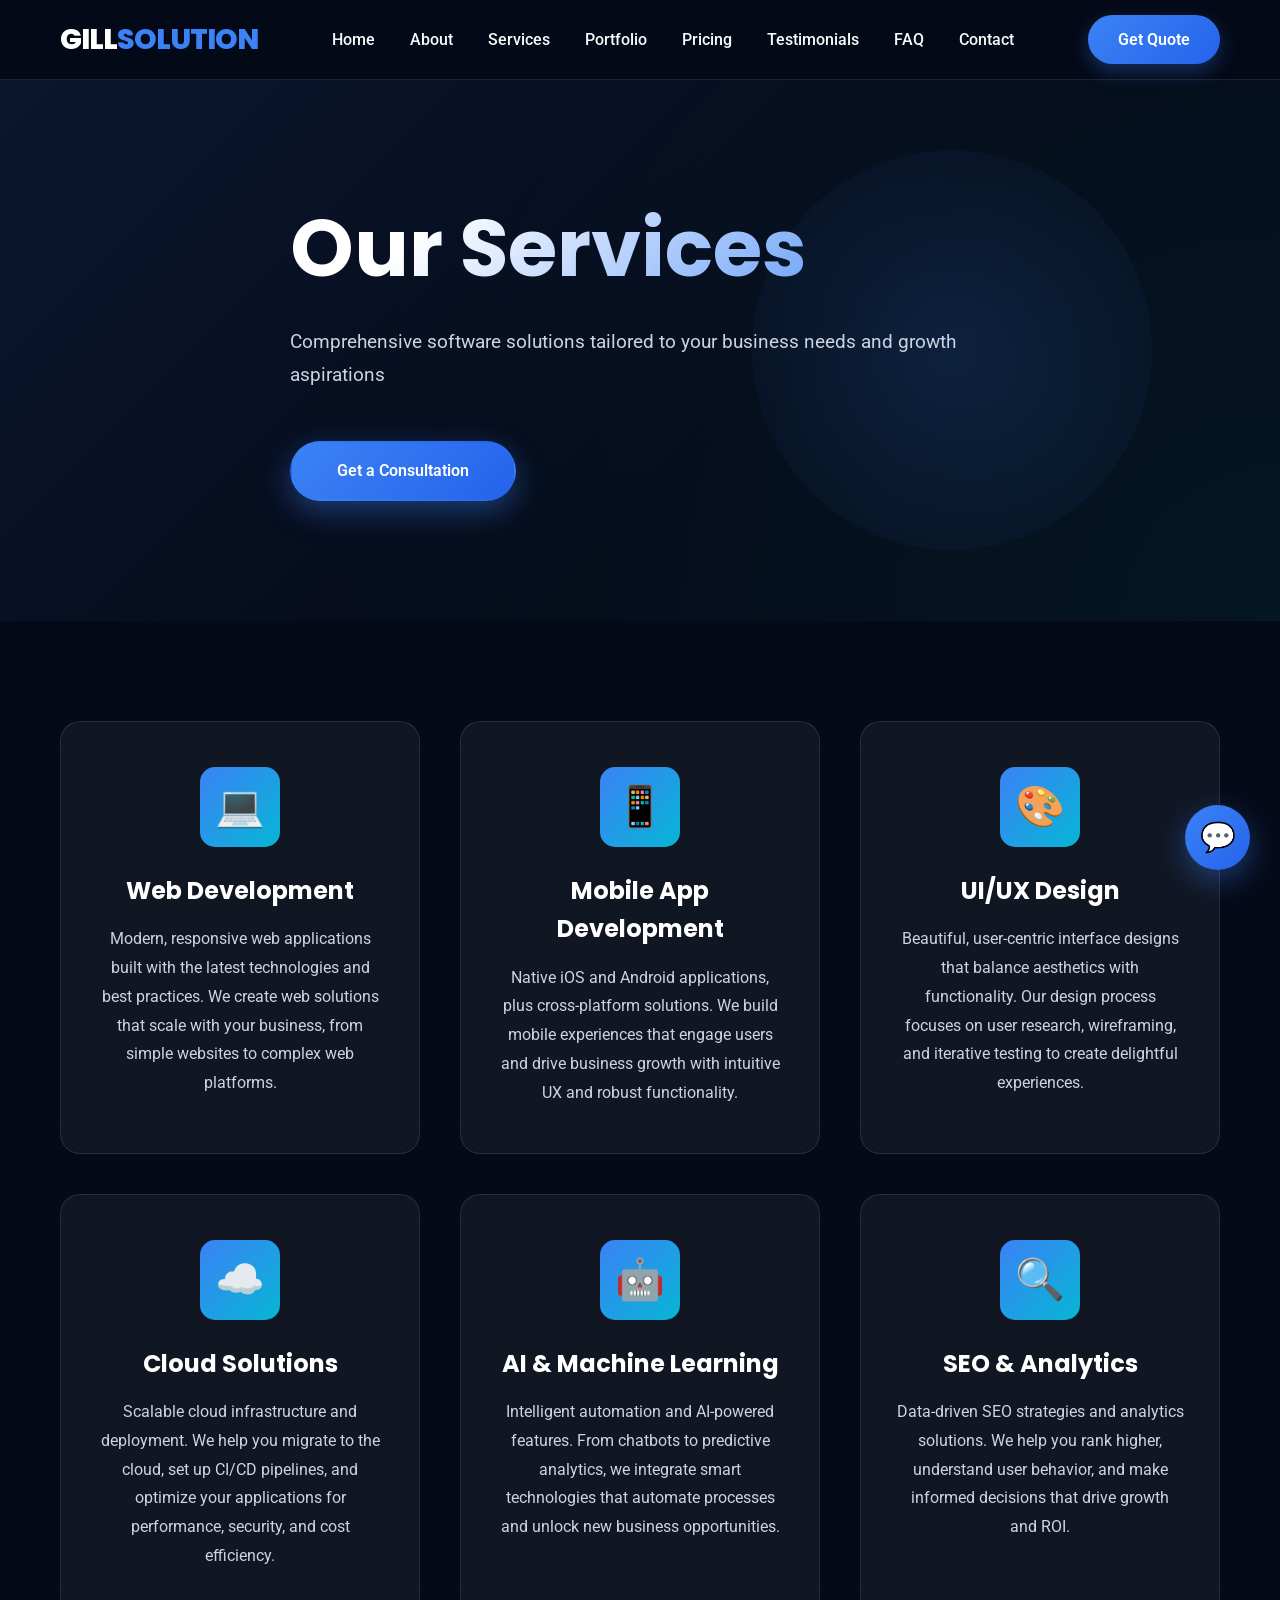
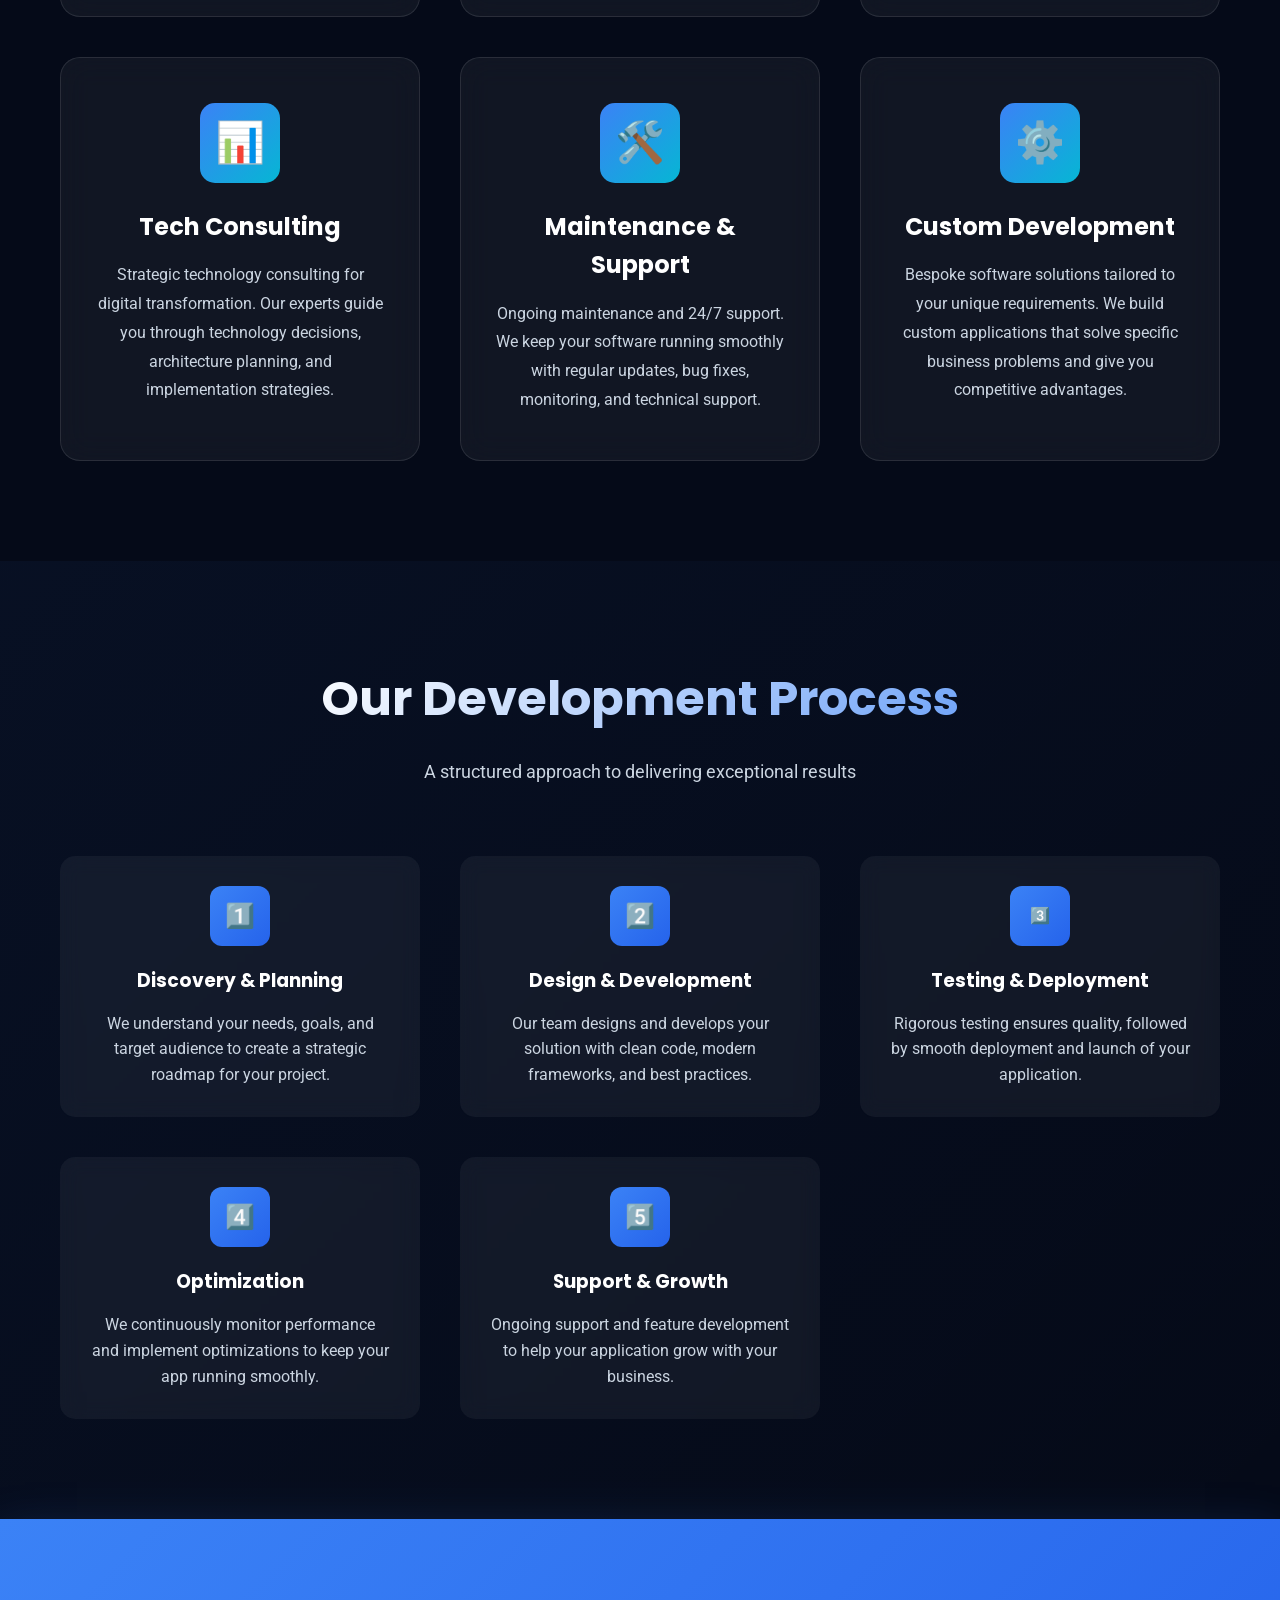
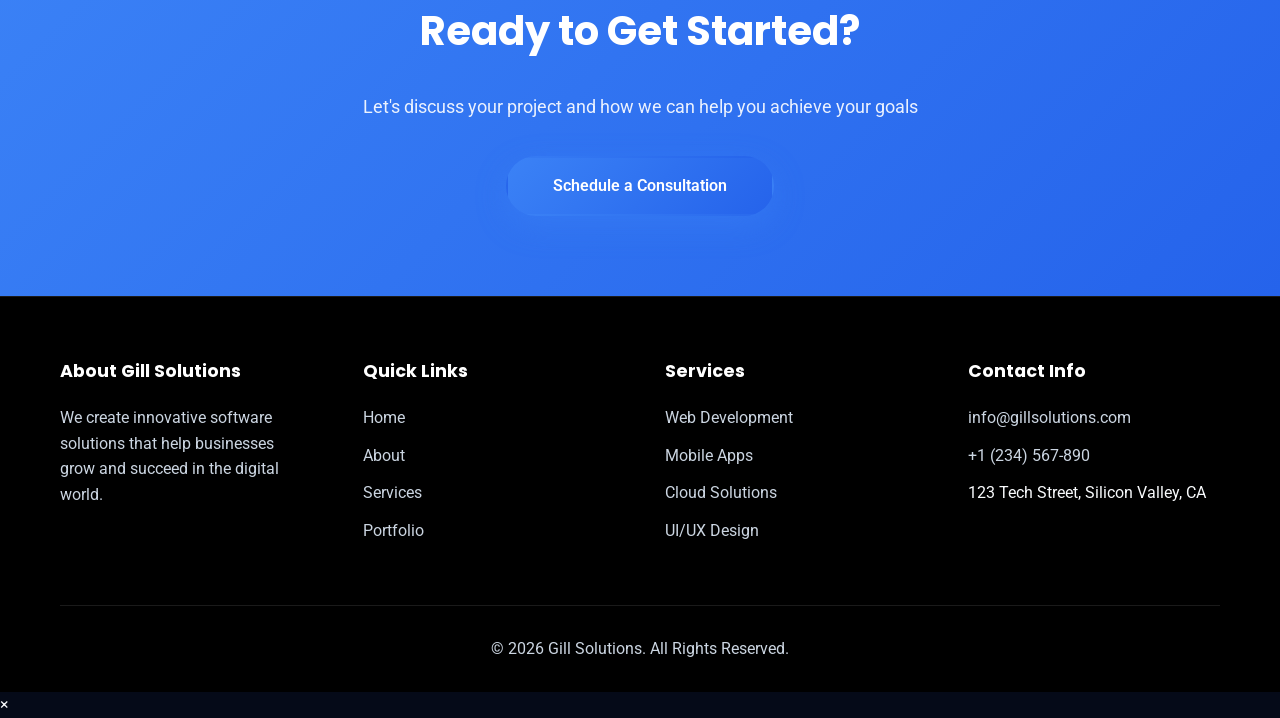
<file: services_new.html>
<!DOCTYPE html>
<html lang="en">
<head>
    <meta charset="UTF-8">
    <meta name="viewport" content="width=device-width, initial-scale=1.0">
    <title>Services | Gill Solutions - Software Development</title>
    <meta name="description" content="Explore our comprehensive software development services including web development, mobile apps, cloud solutions, and more.">
    <link rel="stylesheet" href="css/style.css">
    <link href="https://fonts.googleapis.com/css2?family=Roboto:wght@400;500;700&family=Poppins:wght@600;700;800&display=swap" rel="stylesheet">
</head>
<body>

    <!-- Header -->
    <header>
        <div class="container header-container">
            <div class="logo">GILL<span>SOLUTION</span></div>
            <nav>
                <ul class="nav-links">
                    <li><a href="index.html">Home</a></li>
                    <li><a href="about.html">About</a></li>
                    <li><a href="services.html">Services</a></li>
                    <li><a href="portfolio.html">Portfolio</a></li>
                    <li><a href="pricing.html">Pricing</a></li>
                    <li><a href="testimonials.html">Testimonials</a></li>
                    <li><a href="faq.html">FAQ</a></li>
                    <li><a href="contact.html">Contact</a></li>
                </ul>
                <div class="hamburger">
                    <span></span>
                    <span></span>
                    <span></span>
                </div>
            </nav>
            <a href="contact.html" class="cta-btn">Get Quote</a>
        </div>
    </header>

    <!-- Services Hero -->
    <section class="hero" style="min-height: 60vh;">
        <div class="container">
            <div class="hero-content fade-in">
                <h1>Our Services</h1>
                <p>Comprehensive software solutions tailored to your business needs and growth aspirations</p>
                <div class="hero-buttons">
                    <a href="contact.html" class="btn btn-primary">Get a Consultation</a>
                </div>
            </div>
        </div>
    </section>

    <!-- Services Grid -->
    <section class="services">
        <div class="container">
            <div class="grid-3 stagger-child">
                <!-- Web Development -->
                <div class="service-card">
                    <div class="service-icon">💻</div>
                    <h3>Web Development</h3>
                    <p>Modern, responsive web applications built with the latest technologies and best practices. We create web solutions that scale with your business, from simple websites to complex web platforms.</p>
                </div>

                <!-- Mobile Apps -->
                <div class="service-card">
                    <div class="service-icon">📱</div>
                    <h3>Mobile App Development</h3>
                    <p>Native iOS and Android applications, plus cross-platform solutions. We build mobile experiences that engage users and drive business growth with intuitive UX and robust functionality.</p>
                </div>

                <!-- UI/UX Design -->
                <div class="service-card">
                    <div class="service-icon">🎨</div>
                    <h3>UI/UX Design</h3>
                    <p>Beautiful, user-centric interface designs that balance aesthetics with functionality. Our design process focuses on user research, wireframing, and iterative testing to create delightful experiences.</p>
                </div>

                <!-- Cloud Solutions -->
                <div class="service-card">
                    <div class="service-icon">☁️</div>
                    <h3>Cloud Solutions</h3>
                    <p>Scalable cloud infrastructure and deployment. We help you migrate to the cloud, set up CI/CD pipelines, and optimize your applications for performance, security, and cost efficiency.</p>
                </div>

                <!-- AI Integration -->
                <div class="service-card">
                    <div class="service-icon">🤖</div>
                    <h3>AI & Machine Learning</h3>
                    <p>Intelligent automation and AI-powered features. From chatbots to predictive analytics, we integrate smart technologies that automate processes and unlock new business opportunities.</p>
                </div>

                <!-- SEO & Digital Marketing -->
                <div class="service-card">
                    <div class="service-icon">🔍</div>
                    <h3>SEO & Analytics</h3>
                    <p>Data-driven SEO strategies and analytics solutions. We help you rank higher, understand user behavior, and make informed decisions that drive growth and ROI.</p>
                </div>

                <!-- Consulting -->
                <div class="service-card">
                    <div class="service-icon">📊</div>
                    <h3>Tech Consulting</h3>
                    <p>Strategic technology consulting for digital transformation. Our experts guide you through technology decisions, architecture planning, and implementation strategies.</p>
                </div>

                <!-- Maintenance & Support -->
                <div class="service-card">
                    <div class="service-icon">🛠️</div>
                    <h3>Maintenance & Support</h3>
                    <p>Ongoing maintenance and 24/7 support. We keep your software running smoothly with regular updates, bug fixes, monitoring, and technical support.</p>
                </div>

                <!-- Custom Development -->
                <div class="service-card">
                    <div class="service-icon">⚙️</div>
                    <h3>Custom Development</h3>
                    <p>Bespoke software solutions tailored to your unique requirements. We build custom applications that solve specific business problems and give you competitive advantages.</p>
                </div>
            </div>
        </div>
    </section>

    <!-- Process Section -->
    <section style="background: linear-gradient(135deg, rgba(59, 130, 246, 0.05) 0%, transparent 100%); padding: 100px 0;">
        <div class="container">
            <div class="section-header fade-in">
                <h2>Our Development Process</h2>
                <p>A structured approach to delivering exceptional results</p>
            </div>
            <div class="grid-3 stagger-child">
                <div style="text-align: center; padding: 30px; background: rgba(255, 255, 255, 0.05); border-radius: 15px; backdrop-filter: blur(10px);">
                    <div style="width: 60px; height: 60px; margin: 0 auto 20px; background: linear-gradient(135deg, #3B82F6, #2563EB); border-radius: 12px; display: flex; align-items: center; justify-content: center; font-size: 1.5rem;">1️⃣</div>
                    <h3 style="color: #ffffff; margin-bottom: 15px;">Discovery & Planning</h3>
                    <p style="color: var(--text-light);">We understand your needs, goals, and target audience to create a strategic roadmap for your project.</p>
                </div>
                <div style="text-align: center; padding: 30px; background: rgba(255, 255, 255, 0.05); border-radius: 15px; backdrop-filter: blur(10px);">
                    <div style="width: 60px; height: 60px; margin: 0 auto 20px; background: linear-gradient(135deg, #3B82F6, #2563EB); border-radius: 12px; display: flex; align-items: center; justify-content: center; font-size: 1.5rem;">2️⃣</div>
                    <h3 style="color: #ffffff; margin-bottom: 15px;">Design & Development</h3>
                    <p style="color: var(--text-light);">Our team designs and develops your solution with clean code, modern frameworks, and best practices.</p>
                </div>
                <div style="text-align: center; padding: 30px; background: rgba(255, 255, 255, 0.05); border-radius: 15px; backdrop-filter: blur(10px);">
                    <div style="width: 60px; height: 60px; margin: 0 auto 20px; background: linear-gradient(135deg, #3B82F6, #2563EB); border-radius: 12px; display: flex; align-items: center; justify-content: center; font-size: 1.5 rem;">3️⃣</div>
                    <h3 style="color: #ffffff; margin-bottom: 15px;">Testing & Deployment</h3>
                    <p style="color: var(--text-light);">Rigorous testing ensures quality, followed by smooth deployment and launch of your application.</p>
                </div>
                <div style="text-align: center; padding: 30px; background: rgba(255, 255, 255, 0.05); border-radius: 15px; backdrop-filter: blur(10px); grid-column: 1 / 2;">
                    <div style="width: 60px; height: 60px; margin: 0 auto 20px; background: linear-gradient(135deg, #3B82F6, #2563EB); border-radius: 12px; display: flex; align-items: center; justify-content: center; font-size: 1.5rem;">4️⃣</div>
                    <h3 style="color: #ffffff; margin-bottom: 15px;">Optimization</h3>
                    <p style="color: var(--text-light);">We continuously monitor performance and implement optimizations to keep your app running smoothly.</p>
                </div>
                <div style="text-align: center; padding: 30px; background: rgba(255, 255, 255, 0.05); border-radius: 15px; backdrop-filter: blur(10px); grid-column: 2 / 3;">
                    <div style="width: 60px; height: 60px; margin: 0 auto 20px; background: linear-gradient(135deg, #3B82F6, #2563EB); border-radius: 12px; display: flex; align-items: center; justify-content: center; font-size: 1.5rem;">5️⃣</div>
                    <h3 style="color: #ffffff; margin-bottom: 15px;">Support & Growth</h3>
                    <p style="color: var(--text-light);">Ongoing support and feature development to help your application grow with your business.</p>
                </div>
            </div>
        </div>
    </section>

    <!-- CTA Banner -->
    <section class="cta-banner">
        <div class="container">
            <h2>Ready to Get Started?</h2>
            <p>Let's discuss your project and how we can help you achieve your goals</p>
            <a href="contact.html" class="btn btn-primary">Schedule a Consultation</a>
        </div>
    </section>

    <!-- Footer -->
    <footer>
        <div class="container">
            <div class="footer-content">
                <div class="footer-col">
                    <h4>About Gill Solutions</h4>
                    <p style="color: var(--text-light); margin-top: 15px;">We create innovative software solutions that help businesses grow and succeed in the digital world.</p>
                </div>
                <div class="footer-col">
                    <h4>Quick Links</h4>
                    <ul>
                        <li><a href="index.html">Home</a></li>
                        <li><a href="about.html">About</a></li>
                        <li><a href="services.html">Services</a></li>
                        <li><a href="portfolio.html">Portfolio</a></li>
                    </ul>
                </div>
                <div class="footer-col">
                    <h4>Services</h4>
                    <ul>
                        <li><a href="">Web Development</a></li>
                        <li><a href="">Mobile Apps</a></li>
                        <li><a href="">Cloud Solutions</a></li>
                        <li><a href="">UI/UX Design</a></li>
                    </ul>
                </div>
                <div class="footer-col">
                    <h4>Contact Info</h4>
                    <ul>
                        <li><a href="mailto:info@gillsolutions.com">info@gillsolutions.com</a></li>
                        <li><a href="tel:+1234567890">+1 (234) 567-890</a></li>
                        <li>123 Tech Street, Silicon Valley, CA</li>
                    </ul>
                </div>
            </div>
            <div class="footer-bottom">
                <p>&copy; 2026 Gill Solutions. All Rights Reserved.</p>
            </div>
        </div>
    </footer>

    <!-- Floating Buttons -->
    <a href="https://wa.me/1234567890" class="whatsapp-float" target="_blank">💬</a>
    <button id="scrollTopBtn" class="scroll-to-top">↑</button>

    <script src="js/main.js"></script>
</body>
</html>
</file>
<file: css/style.css>
/* ================================
   UNIVERSAL STYLES & VARIABLES
   ================================ */
:root {
    --primary-color: #3B82F6;
    --primary-dark: #2563EB;
    --secondary-color: #06B6D4;
    --accent-color: #00f7ff;
    --background: #050a18;
    --background-light: #0f172a;
    --text-dark: #f8fafc;
    --text-light: #cbd5e1;
    --border-color: rgba(255, 255, 255, 0.1);
    --shadow: 0 10px 30px rgba(0, 0, 0, 0.3);
    --transition: all 0.3s cubic-bezier(0.4, 0, 0.2, 1);
}

* {
    margin: 0;
    padding: 0;
    box-sizing: border-box;
}

html {
    scroll-behavior: smooth;
}

body {
    font-family: 'Roboto', sans-serif;
    background-color: var(--background);
    color: var(--text-dark);
    line-height: 1.6;
    overflow-x: hidden;
}

h1, h2, h3, h4, h5, h6 {
    font-family: 'Poppins', sans-serif;
    font-weight: 700;
}

a {
    text-decoration: none;
    color: inherit;
    transition: var(--transition);
}

.container {
    max-width: 1200px;
    margin: 0 auto;
    padding: 0 20px;
}

/* ================================
   HEADER / NAVBAR
   ================================ */
header {
    height: 80px;
    background: rgba(5, 10, 24, 0.95);
    backdrop-filter: blur(15px);
    display: flex;
    align-items: center;
    position: fixed;
    top: 0;
    width: 100%;
    z-index: 1000;
    border-bottom: 1px solid var(--border-color);
    transition: var(--transition);
}

header.scrolled {
    box-shadow: 0 10px 30px rgba(0, 0, 0, 0.2);
    background: rgba(5, 10, 24, 0.98);
}

.header-container {
    display: flex;
    justify-content: space-between;
    align-items: center;
    width: 100%;
}

.logo {
    font-size: 1.8rem;
    font-weight: 800;
    color: #ffffff;
    letter-spacing: -1px;
    font-family: 'Poppins', sans-serif;
}

.logo span {
    color: var(--primary-color);
}

nav {
    display: flex;
    gap: 40px;
    align-items: center;
}

.nav-links {
    display: flex;
    list-style: none;
    gap: 35px;
}

.nav-links a {
    color: var(--text-dark);
    font-weight: 500;
    transition: var(--transition);
    position: relative;
}

.nav-links a::after {
    content: '';
    position: absolute;
    bottom: -5px;
    left: 0;
    width: 0;
    height: 2px;
    background: var(--primary-color);
    transition: var(--transition);
}

.nav-links a:hover::after {
    width: 100%;
}

.hamburger {
    display: none;
    flex-direction: column;
    cursor: pointer;
    gap: 6px;
}

.hamburger span {
    height: 3px;
    width: 25px;
    background: var(--text-dark);
    border-radius: 2px;
    transition: var(--transition);
}

.hamburger.active span:nth-child(1) {
    transform: rotate(45deg) translate(8px, 8px);
}

.hamburger.active span:nth-child(2) {
    opacity: 0;
}

.hamburger.active span:nth-child(3) {
    transform: rotate(-45deg) translate(8px, -8px);
}

.cta-btn {
    background: linear-gradient(135deg, var(--primary-color) 0%, var(--primary-dark) 100%);
    color: #ffffff;
    padding: 12px 30px;
    border-radius: 50px;
    font-weight: 600;
    box-shadow: 0 8px 20px rgba(59, 130, 246, 0.3);
    transition: var(--transition);
}

.cta-btn:hover {
    transform: translateY(-3px);
    box-shadow: 0 12px 30px rgba(59, 130, 246, 0.5);
}

/* ================================
   HERO SECTION
   ================================ */
.hero {
    margin-top: 80px;
    padding: 120px 0;
    min-height: 85vh;
    background: linear-gradient(135deg, rgba(59, 130, 246, 0.1) 0%, transparent 60%),
                radial-gradient(circle at bottom right, rgba(0, 247, 255, 0.05), transparent 70%),
                var(--background);
    display: flex;
    align-items: center;
    position: relative;
    overflow: hidden;
}

.hero::before {
    content: '';
    position: absolute;
    width: 400px;
    height: 400px;
    background: radial-gradient(circle, rgba(59, 130, 246, 0.15), transparent);
    border-radius: 50%;
    top: 50%;
    right: 10%;
    transform: translate(0, -50%);
    z-index: 0;
}

.hero-content {
    position: relative;
    z-index: 2;
    max-width: 700px;
}

.hero h1 {
    font-size: clamp(2.5rem, 8vw, 5rem);
    line-height: 1.2;
    margin-bottom: 30px;
    background: linear-gradient(135deg, #ffffff 20%, var(--primary-color) 100%);
    -webkit-background-clip: text;
    background-clip: text;
    -webkit-text-fill-color: transparent;
}

.hero p {
    font-size: 1.2rem;
    color: var(--text-light);
    margin-bottom: 50px;
    line-height: 1.7;
}

.hero-buttons {
    display: flex;
    gap: 20px;
    flex-wrap: wrap;
}

.btn {
    padding: 15px 45px;
    border-radius: 50px;
    font-weight: 600;
    font-size: 1rem;
    transition: var(--transition);
    border: 2px solid transparent;
    display: inline-block;
    text-align: center;
}

.btn-primary {
    background: linear-gradient(135deg, var(--primary-color) 0%, var(--primary-dark) 100%);
    color: #ffffff;
    box-shadow: 0 10px 30px rgba(59, 130, 246, 0.4);
}

.btn-primary:hover {
    transform: translateY(-5px);
    box-shadow: 0 15px 40px rgba(59, 130, 246, 0.6);
}

.btn-outline {
    background: rgba(255, 255, 255, 0.06);
    border: 2px solid rgba(255, 255, 255, 0.25);
    color: #ffffff;
    backdrop-filter: blur(10px);
}

.btn-outline:hover {
    background: rgba(59, 130, 246, 0.15);
    border-color: var(--primary-color);
    box-shadow: 0 10px 30px rgba(59, 130, 246, 0.3);
}

/* ================================
   SECTIONS GENERAL
   ================================ */
section {
    padding: 100px 0;
}

.section-header {
    text-align: center;
    margin-bottom: 70px;
}

.section-header h2 {
    font-size: 3rem;
    margin-bottom: 20px;
    background: linear-gradient(135deg, #ffffff 20%, var(--primary-color) 100%);
    -webkit-background-clip: text;
    background-clip: text;
    -webkit-text-fill-color: transparent;
}

.section-header p {
    font-size: 1.1rem;
    color: var(--text-light);
    max-width: 600px;
    margin: 0 auto;
}

/* ================================
   STATS SECTION
   ================================ */
.stats {
    background: linear-gradient(135deg, rgba(59, 130, 246, 0.05) 0%, transparent 100%);
    padding: 80px 0;
}

.grid-4 {
    display: grid;
    grid-template-columns: repeat(auto-fit, minmax(250px, 1fr));
    gap: 30px;
}

.stat-item {
    background: rgba(255, 255, 255, 0.05);
    backdrop-filter: blur(15px);
    border: 1px solid rgba(255, 255, 255, 0.1);
    padding: 40px;
    border-radius: 20px;
    text-align: center;
    transition: var(--transition);
}

.stat-item:hover {
    transform: translateY(-10px);
    background: rgba(59, 130, 246, 0.1);
    border-color: var(--primary-color);
    box-shadow: 0 15px 40px rgba(59, 130, 246, 0.2);
}

.stat-number {
    font-size: 3.5rem;
    font-weight: 800;
    color: var(--primary-color);
    margin-bottom: 15px;
}

.stat-item p {
    color: var(--text-light);
    font-size: 1.1rem;
}

/* ================================
   SERVICES SECTION
   ================================ */
.services {
    background: var(--background);
}

.grid-3 {
    display: grid;
    grid-template-columns: repeat(auto-fit, minmax(300px, 1fr));
    gap: 40px;
}

.service-card {
    background: rgba(255, 255, 255, 0.05);
    backdrop-filter: blur(15px);
    border: 1px solid rgba(255, 255, 255, 0.1);
    padding: 45px 35px;
    border-radius: 20px;
    text-align: center;
    transition: var(--transition);
    cursor: pointer;
}

.service-card:hover {
    transform: translateY(-15px);
    background: rgba(59, 130, 246, 0.1);
    border-color: var(--primary-color);
    box-shadow: 0 20px 50px rgba(59, 130, 246, 0.3);
}

.service-icon {
    width: 80px;
    height: 80px;
    margin: 0 auto 25px;
    background: linear-gradient(135deg, var(--primary-color), var(--secondary-color));
    border-radius: 15px;
    display: flex;
    align-items: center;
    justify-content: center;
    font-size: 2.5rem;
    transition: var(--transition);
}

.service-card:hover .service-icon {
    transform: scale(1.1) rotate(5deg);
    box-shadow: 0 10px 30px rgba(59, 130, 246, 0.4);
}

.service-card h3 {
    font-size: 1.5rem;
    margin-bottom: 15px;
    color: #ffffff;
}

.service-card p {
    color: var(--text-light);
    line-height: 1.8;
}

/* ================================
   TESTIMONIALS SECTION
   ================================ */
.testimonials {
    background: linear-gradient(135deg, rgba(59, 130, 246, 0.05) 0%, transparent 100%);
}

.testimonials-grid {
    display: grid;
    grid-template-columns: repeat(auto-fit, minmax(300px, 1fr));
    gap: 35px;
}

.testimonial-card {
    background: rgba(255, 255, 255, 0.05);
    backdrop-filter: blur(15px);
    border: 1px solid rgba(255, 255, 255, 0.1);
    padding: 40px;
    border-radius: 20px;
    transition: var(--transition);
}

.testimonial-card:hover {
    transform: translateY(-10px);
    background: rgba(59, 130, 246, 0.1);
    border-color: var(--primary-color);
}

.star-rating {
    margin-bottom: 20px;
    font-size: 1.3rem;
    color: #fbbf24;
}

.star {
    margin-right: 5px;
}

.testimonial-text {
    font-size: 1rem;
    line-height: 1.8;
    margin-bottom: 25px;
    color: var(--text-light);
    font-style: italic;
}

.testimonial-author {
    display: flex;
    gap: 15px;
    align-items: center;
}

.author-avatar {
    width: 50px;
    height: 50px;
    border-radius: 50%;
    display: flex;
    align-items: center;
    justify-content: center;
    font-weight: 700;
    color: #ffffff;
    font-size: 1.2rem;
}

.testimonial-author h4 {
    font-size: 1.1rem;
    margin-bottom: 5px;
}

.testimonial-author p {
    color: var(--text-light);
    font-size: 0.9rem;
}

/* ================================
   PORTFOLIO SECTION
   ================================ */
.portfolio {
    background: var(--background);
}

.portfolio-filters {
    display: flex;
    justify-content: center;
    gap: 15px;
    margin-bottom: 60px;
    flex-wrap: wrap;
}

.filter-btn {
    padding: 10px 25px;
    border-radius: 50px;
    border: 2px solid rgba(255, 255, 255, 0.2);
    background: transparent;
    color: var(--text-dark);
    cursor: pointer;
    font-weight: 600;
    transition: var(--transition);
}

.filter-btn.active,
.filter-btn:hover {
    background: linear-gradient(135deg, var(--primary-color), var(--primary-dark));
    border-color: var(--primary-color);
    color: #ffffff;
}

.portfolio-grid {
    display: grid;
    grid-template-columns: repeat(auto-fill, minmax(280px, 1fr));
    gap: 30px;
}

.portfolio-item {
    position: relative;
    overflow: hidden;
    border-radius: 15px;
    aspect-ratio: 1;
    cursor: pointer;
    group: portfolio;
}

.portfolio-item img {
    width: 100%;
    height: 100%;
    object-fit: cover;
    transition: var(--transition);
}

.portfolio-item::after {
    content: '';
    position: absolute;
    top: 0;
    left: 0;
    right: 0;
    bottom: 0;
    background: rgba(59, 130, 246, 0.8);
    opacity: 0;
    transition: var(--transition);
}

.portfolio-overlay {
    position: absolute;
    top: 50%;
    left: 50%;
    transform: translate(-50%, -50%);
    text-align: center;
    opacity: 0;
    transition: var(--transition);
    z-index: 10;
}

.portfolio-item:hover img {
    transform: scale(1.1);
}

.portfolio-item:hover::after,
.portfolio-item:hover .portfolio-overlay {
    opacity: 1;
}

.portfolio-overlay h3 {
    color: #ffffff;
    font-size: 1.5rem;
    margin-bottom: 15px;
}

.portfolio-overlay p {
    color: #ffffff;
    font-size: 0.95rem;
}

/* ================================
   PRICING SECTION
   ================================ */
.pricing {
    background: linear-gradient(135deg, rgba(59, 130, 246, 0.05) 0%, transparent 100%);
}

.pricing-grid {
    display: grid;
    grid-template-columns: repeat(auto-fit, minmax(300px, 1fr));
    gap: 40px;
    max-width: 1100px;
    margin: 0 auto;
}

.pricing-card {
    background: rgba(255, 255, 255, 0.05);
    backdrop-filter: blur(15px);
    border: 2px solid rgba(255, 255, 255, 0.1);
    padding: 50px 40px;
    border-radius: 20px;
    text-align: center;
    transition: var(--transition);
    position: relative;
}

.pricing-card.featured {
    border-color: var(--primary-color);
    transform: scale(1.05);
    background: rgba(59, 130, 246, 0.15);
}

.pricing-card:hover {
    transform: translateY(-10px);
    border-color: var(--primary-color);
    box-shadow: 0 20px 50px rgba(59, 130, 246, 0.3);
}

.pricing-card.featured:hover {
    transform: scale(1.08) translateY(-10px);
}

.pricing-badge {
    position: absolute;
    top: -15px;
    left: 50%;
    transform: translateX(-50%);
    background: linear-gradient(135deg, var(--primary-color), var(--primary-dark));
    color: #ffffff;
    padding: 8px 20px;
    border-radius: 50px;
    font-size: 0.85rem;
    font-weight: 700;
    text-transform: uppercase;
}

.pricing-name {
    font-size: 1.5rem;
    margin: 25px 0 20px;
    color: #ffffff;
}

.pricing-price {
    font-size: 3rem;
    font-weight: 800;
    color: var(--primary-color);
    margin-bottom: 10px;
}

.pricing-price span {
    font-size: 1rem;
    color: var(--text-light);
}

.pricing-description {
    color: var(--text-light);
    margin-bottom: 35px;
    font-size: 0.95rem;
}

.pricing-features {
    text-align: left;
    margin-bottom: 40px;
}

.pricing-features li {
    list-style: none;
    padding: 12px 0;
    color: var(--text-light);
    border-bottom: 1px solid rgba(255, 255, 255, 0.1);
    display: flex;
    align-items: center;
}

.pricing-features li::before {
    content: '✓';
    color: var(--primary-color);
    font-weight: 700;
    margin-right: 12px;
    font-size: 1.2rem;
}

.pricing-features li:last-child {
    border-bottom: none;
}

/* ================================
   FAQ SECTION
   ================================ */
.faq {
    background: var(--background);
}

.faq-container {
    max-width: 800px;
    margin: 0 auto;
}

.faq-item {
    margin-bottom: 20px;
    border: 1px solid rgba(255, 255, 255, 0.1);
    border-radius: 12px;
    overflow: hidden;
    background: rgba(255, 255, 255, 0.05);
    backdrop-filter: blur(10px);
}

.faq-question {
    padding: 25px;
    cursor: pointer;
    display: flex;
    justify-content: space-between;
    align-items: center;
    transition: var(--transition);
    font-weight: 600;
    color: #ffffff;
}

.faq-question:hover {
    background: rgba(59, 130, 246, 0.1);
}

.faq-toggle {
    font-size: 1.5rem;
    transition: var(--transition);
    color: var(--primary-color);
}

.faq-item.active .faq-toggle {
    transform: rotate(180deg);
}

.faq-answer {
    padding: 0 25px;
    max-height: 0;
    overflow: hidden;
    transition: max-height 0.3s ease, padding 0.3s ease;
    color: var(--text-light);
    line-height: 1.8;
}

.faq-item.active .faq-answer {
    padding: 25px;
    max-height: 500px;
}

/* ================================
   CONTACT SECTION
   ================================ */
.contact {
    background: linear-gradient(135deg, rgba(59, 130, 246, 0.05) 0%, transparent 100%);
}

.contact-container {
    display: grid;
    grid-template-columns: 1fr 1fr;
    gap: 60px;
    align-items: start;
}

.contact-form {
    display: flex;
    flex-direction: column;
    gap: 25px;
}

.form-group {
    display: flex;
    flex-direction: column;
}

.form-group label {
    margin-bottom: 10px;
    font-weight: 600;
    color: #ffffff;
}

.form-group input,
.form-group textarea {
    padding: 15px 20px;
    border: 1px solid rgba(255, 255, 255, 0.2);
    border-radius: 10px;
    background: rgba(255, 255, 255, 0.05);
    color: #ffffff;
    font-family: 'Roboto', sans-serif;
    font-size: 1rem;
    transition: var(--transition);
}

.form-group input::placeholder,
.form-group textarea::placeholder {
    color: rgba(255, 255, 255, 0.5);
}

.form-group input:focus,
.form-group textarea:focus {
    outline: none;
    border-color: var(--primary-color);
    background: rgba(59, 130, 246, 0.1);
}

.form-group textarea {
    resize: vertical;
    min-height: 150px;
}

.contact-info {
    display: flex;
    flex-direction: column;
    gap: 40px;
}

.contact-info-item {
    display: flex;
    gap: 20px;
}

.contact-icon {
    width: 50px;
    height: 50px;
    background: linear-gradient(135deg, var(--primary-color), var(--secondary-color));
    border-radius: 12px;
    display: flex;
    align-items: center;
    justify-content: center;
    font-size: 1.5rem;
    flex-shrink: 0;
}

.contact-details h3 {
    color: #ffffff;
    margin-bottom: 8px;
}

.contact-details p {
    color: var(--text-light);
}

/* ================================
   ABOUT SECTION
   ================================ */
.about-hero {
    background: linear-gradient(135deg, rgba(59, 130, 246, 0.1) 0%, transparent 60%),
                var(--background);
    padding: 150px 0;
    text-align: center;
}

.about-content {
    display: grid;
    grid-template-columns: 1fr 1fr;
    gap: 60px;
    align-items: center;
}

.about-text h2 {
    font-size: 2.5rem;
    margin-bottom: 30px;
    color: #ffffff;
}

.about-text p {
    font-size: 1.1rem;
    line-height: 1.8;
    color: var(--text-light);
    margin-bottom: 25px;
}

.team-grid {
    display: grid;
    grid-template-columns: repeat(auto-fit, minmax(250px, 1fr));
    gap: 40px;
    margin-top: 80px;
}

.team-member {
    background: rgba(255, 255, 255, 0.05);
    backdrop-filter: blur(15px);
    border: 1px solid rgba(255, 255, 255, 0.1);
    border-radius: 15px;
    padding: 40px 30px;
    text-align: center;
    transition: var(--transition);
}

.team-member:hover {
    transform: translateY(-10px);
    background: rgba(59, 130, 246, 0.1);
    border-color: var(--primary-color);
}

.team-avatar {
    width: 100px;
    height: 100px;
    margin: 0 auto 20px;
    background: linear-gradient(135deg, var(--primary-color), var(--secondary-color));
    border-radius: 50%;
    display: flex;
    align-items: center;
    justify-content: center;
    font-weight: 700;
    color: #ffffff;
    font-size: 2rem;
}

.team-member h3 {
    color: #ffffff;
    margin-bottom: 8px;
}

.team-member p {
    color: var(--text-light);
    font-size: 0.95rem;
}

/* ================================
   CTA BANNER
   ================================ */
.cta-banner {
    background: linear-gradient(135deg, var(--primary-color) 0%, var(--primary-dark) 100%);
    padding: 80px 0;
    text-align: center;
    box-shadow: 0 20px 50px rgba(59, 130, 246, 0.3);
}

.cta-banner h2 {
    font-size: 2.5rem;
    color: #ffffff;
    margin-bottom: 30px;
}

.cta-banner p {
    color: rgba(255, 255, 255, 0.9);
    font-size: 1.1rem;
    margin-bottom: 35px;
    max-width: 600px;
    margin-left: auto;
    margin-right: auto;
}

/* ================================
   FOOTER
   ================================ */
footer {
    background: #000;
    padding: 60px 0 30px;
    border-top: 1px solid rgba(255, 255, 255, 0.1);
}

.footer-content {
    display: grid;
    grid-template-columns: repeat(auto-fit, minmax(250px, 1fr));
    gap: 50px;
    margin-bottom: 50px;
}

.footer-col h4 {
    color: #ffffff;
    margin-bottom: 20px;
    font-size: 1.1rem;
}

.footer-col ul {
    list-style: none;
}

.footer-col ul li {
    margin-bottom: 12px;
}

.footer-col ul a {
    color: var(--text-light);
    transition: var(--transition);
}

.footer-col ul a:hover {
    color: var(--primary-color);
}

.footer-bottom {
    text-align: center;
    padding-top: 30px;
    border-top: 1px solid rgba(255, 255, 255, 0.1);
    color: var(--text-light);
}

.social-icons {
    display: flex;
    gap: 20px;
    margin-top: 20px;
    justify-content: center;
}

.social-icon {
    width: 45px;
    height: 45px;
    background: rgba(59, 130, 246, 0.2);
    border: 1px solid rgba(59, 130, 246, 0.3);
    border-radius: 50%;
    display: flex;
    align-items: center;
    justify-content: center;
    color: var(--primary-color);
    transition: var(--transition);
}

.social-icon:hover {
    background: var(--primary-color);
    color: #ffffff;
}

/* ================================
   FLOATING ELEMENTS
   ================================ */
.whatsapp-float {
    position: fixed;
    bottom: 30px;
    right: 30px;
    width: 65px;
    height: 65px;
    background: linear-gradient(135deg, var(--primary-color), var(--primary-dark));
    border-radius: 50%;
    display: flex;
    align-items: center;
    justify-content: center;
    font-size: 1.8rem;
    box-shadow: 0 10px 30px rgba(59, 130, 246, 0.4);
    z-index: 999;
    transition: var(--transition);
    color: #ffffff;
}

.whatsapp-float:hover {
    transform: scale(1.15) translateY(-5px);
    box-shadow: 0 15px 40px rgba(59, 130, 246, 0.6);
}

.scroll-to-top {
    position: fixed;
    bottom: 110px;
    right: 30px;
    width: 50px;
    height: 50px;
    background: rgba(59, 130, 246, 0.9);
    border: 2px solid rgba(255, 255, 255, 0.2);
    color: #ffffff;
    border-radius: 50%;
    display: none;
    align-items: center;
    justify-content: center;
    cursor: pointer;
    z-index: 998;
    transition: var(--transition);
    backdrop-filter: blur(10px);
}

.scroll-to-top.show {
    display: flex;
    animation: slideUp 0.4s ease-out;
}

.scroll-to-top:hover {
    background: linear-gradient(135deg, var(--primary-color), var(--primary-dark));
    transform: translateY(-5px);
    box-shadow: 0 10px 30px rgba(59, 130, 246, 0.5);
}

@keyframes slideUp {
    from {
        opacity: 0;
        transform: translateY(20px);
    }
    to {
        opacity: 1;
        transform: translateY(0);
    }
}

/* ================================
   ANIMATIONS & UTILITIES
   ================================ */
.fade-in {
    opacity: 0;
    animation: fadeIn 0.8s ease-out forwards;
}

@keyframes fadeIn {
    from {
        opacity: 0;
        transform: translateY(30px);
    }
    to {
        opacity: 1;
        transform: translateY(0);
    }
}

.stagger-child > * {
    animation: fadeIn 0.8s ease-out forwards;
}

.stagger-child > *:nth-child(1) { animation-delay: 0.1s; }
.stagger-child > *:nth-child(2) { animation-delay: 0.2s; }
.stagger-child > *:nth-child(3) { animation-delay: 0.3s; }
.stagger-child > *:nth-child(4) { animation-delay: 0.4s; }
.stagger-child > *:nth-child(5) { animation-delay: 0.5s; }
.stagger-child > *:nth-child(6) { animation-delay: 0.6s; }

/* ================================
   RESPONSIVE DESIGN
   ================================ */
@media (max-width: 768px) {
    .hamburger {
        display: flex;
    }

    .nav-links {
        display: none;
        position: fixed;
        top: 80px;
        right: 0;
        width: 100%;
        flex-direction: column;
        background: rgba(5, 10, 24, 0.98);
        padding: 30px;
        gap: 20px;
        box-shadow: 0 10px 30px rgba(0, 0, 0, 0.3);
    }

    .nav-links.active {
        display: flex;
    }

    .nav-links a::after {
        display: none;
    }

    .hero {
        padding: 100px 0;
        min-height: auto;
    }

    .hero h1 {
        font-size: 2rem;
    }

    .hero p {
        font-size: 1rem;
    }

    .hero-buttons {
        flex-direction: column;
    }

    .btn {
        width: 100%;
    }

    .grid-3,
    .grid-4 {
        grid-template-columns: 1fr;
    }

    .grid-2 {
        grid-template-columns: 1fr;
    }

    .contact-container {
        grid-template-columns: 1fr;
    }

    .about-content {
        grid-template-columns: 1fr;
    }

    .section-header h2 {
        font-size: 2rem;
    }

    .pricing-card.featured {
        transform: scale(1);
    }

    .pricing-card.featured:hover {
        transform: translateY(-10px);
    }

    .whatsapp-float {
        bottom: 80px;
        right: 20px;
        width: 60px;
        height: 60px;
        font-size: 1.5rem;
    }

    .scroll-to-top {
        bottom: 150px;
        right: 20px;
        width: 48px;
        height: 48px;
    }

    section {
        padding: 60px 0;
    }

    .cta-banner h2 {
        font-size: 1.8rem;
    }

    .pricing-grid {
        grid-template-columns: 1fr;
    }
}

@media (max-width: 480px) {
    .container {
        padding: 0 15px;
    }

    .logo {
        font-size: 1.4rem;
    }

    nav {
        gap: 0;
    }

    .hero h1 {
        font-size: 1.5rem;
    }

    .hero p {
        font-size: 0.95rem;
    }

    .section-header h2 {
        font-size: 1.5rem;
    }

    .stat-item {
        padding: 30px 20px;
    }

    .stat-number {
        font-size: 2.5rem;
    }

    .service-card {
        padding: 30px 20px;
    }

    .testimonial-card {
        padding: 30px 20px;
    }

    .btn {
        padding: 12px 25px;
        font-size: 0.9rem;
    }

    .pricing-name {
        font-size: 1.2rem;
    }

    .pricing-price {
        font-size: 2rem;
    }

    .faq-question {
        padding: 18px;
        font-size: 0.95rem;
    }

    .form-group input,
    .form-group textarea {
        padding: 12px 15px;
        font-size: 0.95rem;
    }
}
</file>
